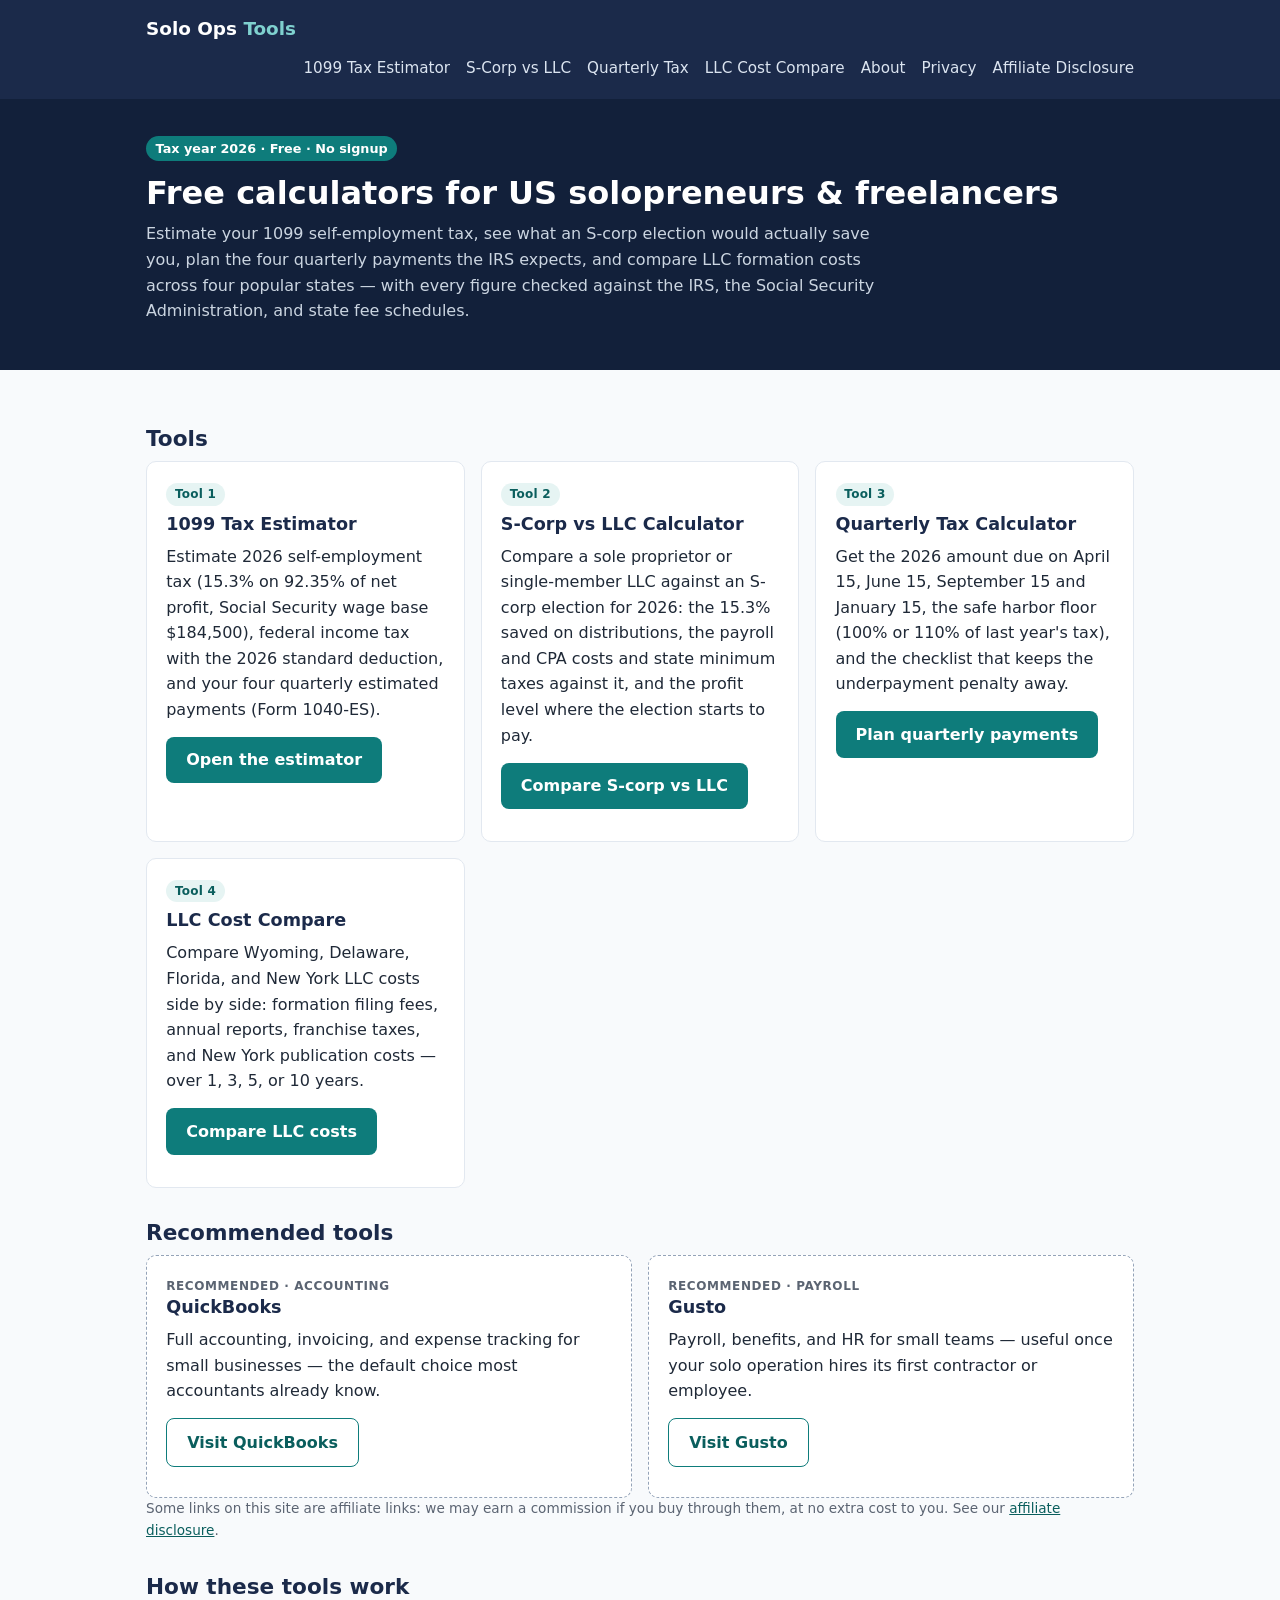
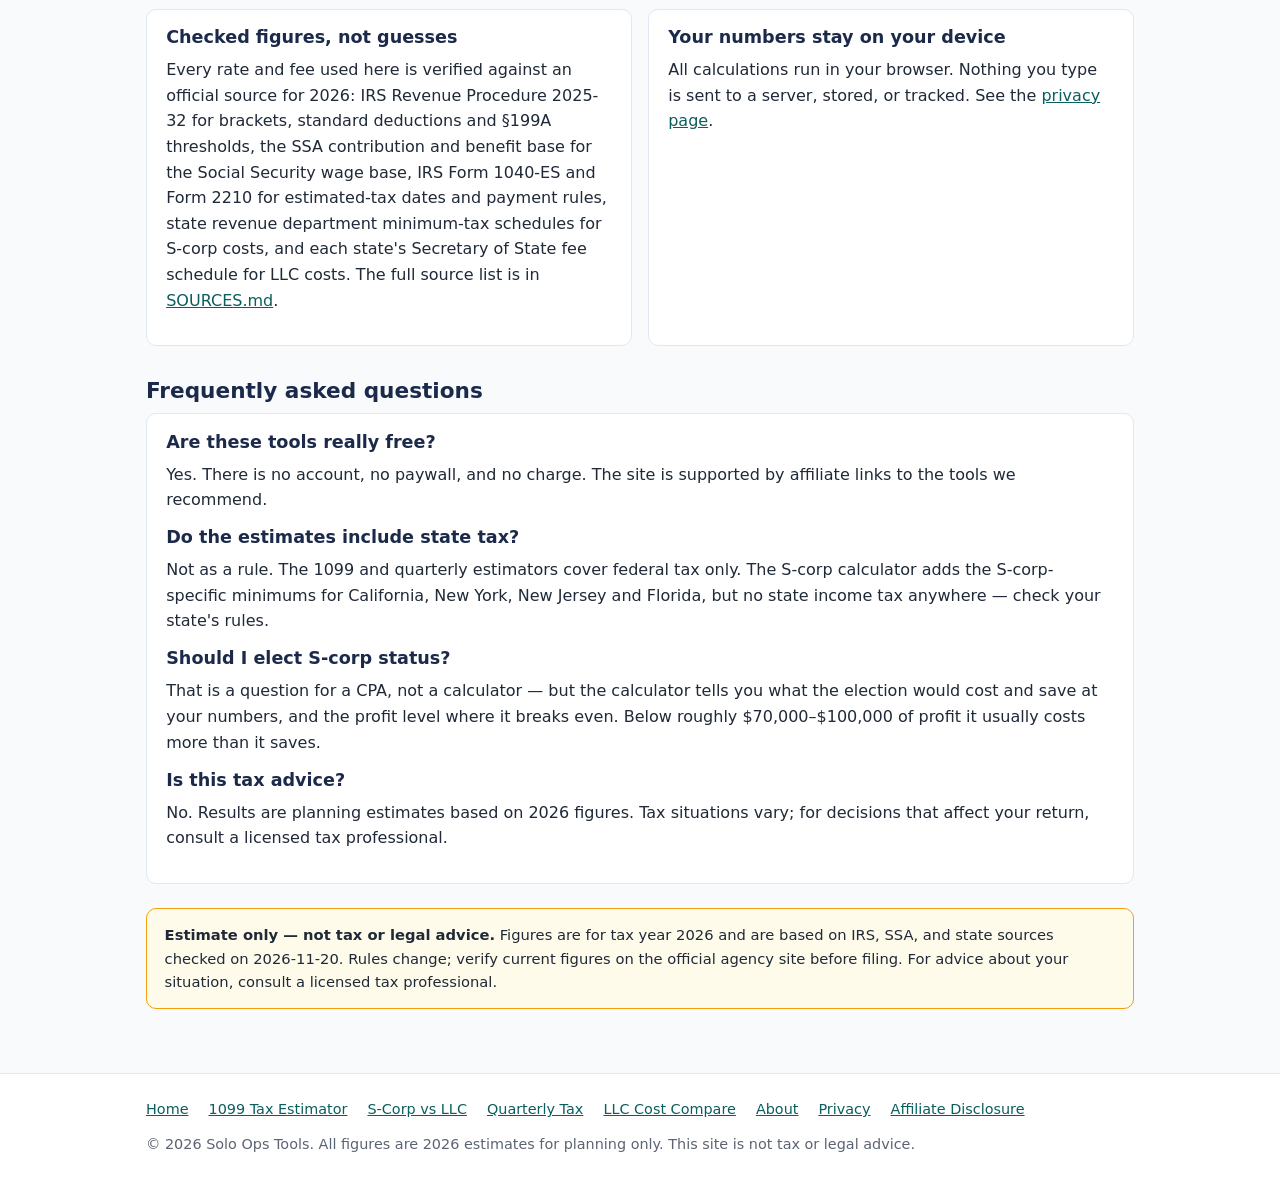
<file: index.html>
<!DOCTYPE html>
<html lang="en">
<head>
<meta charset="utf-8">
<meta name="viewport" content="width=device-width, initial-scale=1">
<title>Solo Ops Tools — Free Calculators for US Freelancers &amp; Solo Founders</title>
<meta name="description" content="Free, no-signup calculators for US solopreneurs and freelancers: 2026 1099 self-employment tax, S-corp vs LLC self-employment tax savings, quarterly estimated payments with the safe harbor rule, and LLC formation cost comparison (WY, DE, FL, NY). Figures checked against IRS, SSA, and state fee schedules.">
<link rel="stylesheet" href="styles.css">
</head>
<body>
<header class="site-header">
  <div class="wrap">
    <a class="brand" href="index.html">Solo Ops <span>Tools</span></a>
    <nav class="site-nav" aria-label="Main navigation">
      <a href="1099-tax-estimator.html">1099 Tax Estimator</a>
      <a href="scorp-vs-llc.html">S-Corp vs LLC</a>
      <a href="quarterly-tax-calculator.html">Quarterly Tax</a>
      <a href="llc-cost-compare.html">LLC Cost Compare</a>
      <a href="about.html">About</a>
      <a href="privacy.html">Privacy</a>
      <a href="affiliate-disclosure.html">Affiliate Disclosure</a>
    </nav>
  </div>
</header>

<section class="hero">
  <div class="wrap">
    <span class="tag">Tax year 2026 · Free · No signup</span>
    <h1>Free calculators for US solopreneurs &amp; freelancers</h1>
    <p>Estimate your 1099 self-employment tax, see what an S-corp election would actually save you, plan the four quarterly payments the IRS expects, and compare LLC formation costs across four popular states — with every figure checked against the IRS, the Social Security Administration, and state fee schedules.</p>
  </div>
</section>

<main>
  <div class="wrap">
    <h2>Tools</h2>
    <div class="grid two">
      <article class="card tool-card">
        <span class="badge">Tool 1</span>
        <h3><a href="1099-tax-estimator.html">1099 Tax Estimator</a></h3>
        <p>Estimate 2026 self-employment tax (15.3% on 92.35% of net profit, Social Security wage base $184,500), federal income tax with the 2026 standard deduction, and your four quarterly estimated payments (Form 1040-ES).</p>
        <p><a class="btn" href="1099-tax-estimator.html">Open the estimator</a></p>
      </article>
      <article class="card tool-card">
        <span class="badge">Tool 2</span>
        <h3><a href="scorp-vs-llc.html">S-Corp vs LLC Calculator</a></h3>
        <p>Compare a sole proprietor or single-member LLC against an S-corp election for 2026: the 15.3% saved on distributions, the payroll and CPA costs and state minimum taxes against it, and the profit level where the election starts to pay.</p>
        <p><a class="btn" href="scorp-vs-llc.html">Compare S-corp vs LLC</a></p>
      </article>
      <article class="card tool-card">
        <span class="badge">Tool 3</span>
        <h3><a href="quarterly-tax-calculator.html">Quarterly Tax Calculator</a></h3>
        <p>Get the 2026 amount due on April 15, June 15, September 15 and January 15, the safe harbor floor (100% or 110% of last year's tax), and the checklist that keeps the underpayment penalty away.</p>
        <p><a class="btn" href="quarterly-tax-calculator.html">Plan quarterly payments</a></p>
      </article>
      <article class="card tool-card">
        <span class="badge">Tool 4</span>
        <h3><a href="llc-cost-compare.html">LLC Cost Compare</a></h3>
        <p>Compare Wyoming, Delaware, Florida, and New York LLC costs side by side: formation filing fees, annual reports, franchise taxes, and New York publication costs — over 1, 3, 5, or 10 years.</p>
        <p><a class="btn" href="llc-cost-compare.html">Compare LLC costs</a></p>
      </article>
    </div>

    <h2>Recommended tools</h2>
    <div class="grid two">
      <!-- Affiliate slot 1 of 2 on this page.
           data-affiliate-slot marks a partner outlink slot. No affiliate ID is
           attached yet; insert the partner ID at deploy time. Outlink goes to
           the vendor's official homepage. -->
      <article class="card affiliate-slot" data-affiliate-slot="hub-hero-quickbooks">
        <span class="slot-label">Recommended · Accounting</span>
        <h3>QuickBooks</h3>
        <p>Full accounting, invoicing, and expense tracking for small businesses — the default choice most accountants already know.</p>
        <p><a class="btn secondary" href="https://quickbooks.intuit.com/" target="_blank" rel="sponsored noopener">Visit QuickBooks</a></p>
      </article>
      <!-- Affiliate slot 2 of 2 on this page. See comment above. -->
      <article class="card affiliate-slot" data-affiliate-slot="hub-mid-gusto">
        <span class="slot-label">Recommended · Payroll</span>
        <h3>Gusto</h3>
        <p>Payroll, benefits, and HR for small teams — useful once your solo operation hires its first contractor or employee.</p>
        <p><a class="btn secondary" href="https://gusto.com/" target="_blank" rel="sponsored noopener">Visit Gusto</a></p>
      </article>
    </div>
    <p class="fine">Some links on this site are affiliate links: we may earn a commission if you buy through them, at no extra cost to you. See our <a href="affiliate-disclosure.html">affiliate disclosure</a>.</p>

    <h2>How these tools work</h2>
    <div class="grid two">
      <div class="card">
        <h3>Checked figures, not guesses</h3>
        <p>Every rate and fee used here is verified against an official source for 2026: IRS Revenue Procedure 2025-32 for brackets, standard deductions and §199A thresholds, the SSA contribution and benefit base for the Social Security wage base, IRS Form 1040-ES and Form 2210 for estimated-tax dates and payment rules, state revenue department minimum-tax schedules for S-corp costs, and each state's Secretary of State fee schedule for LLC costs. The full source list is in <a href="SOURCES.md">SOURCES.md</a>.</p>
      </div>
      <div class="card">
        <h3>Your numbers stay on your device</h3>
        <p>All calculations run in your browser. Nothing you type is sent to a server, stored, or tracked. See the <a href="privacy.html">privacy page</a>.</p>
      </div>
    </div>

    <h2>Frequently asked questions</h2>
    <div class="card">
      <h3>Are these tools really free?</h3>
      <p>Yes. There is no account, no paywall, and no charge. The site is supported by affiliate links to the tools we recommend.</p>
      <h3>Do the estimates include state tax?</h3>
      <p>Not as a rule. The 1099 and quarterly estimators cover federal tax only. The S-corp calculator adds the S-corp-specific minimums for California, New York, New Jersey and Florida, but no state income tax anywhere — check your state's rules.</p>
      <h3>Should I elect S-corp status?</h3>
      <p>That is a question for a CPA, not a calculator — but the calculator tells you what the election would cost and save at your numbers, and the profit level where it breaks even. Below roughly $70,000–$100,000 of profit it usually costs more than it saves.</p>
      <h3>Is this tax advice?</h3>
      <p>No. Results are planning estimates based on 2026 figures. Tax situations vary; for decisions that affect your return, consult a licensed tax professional.</p>
    </div>

    <div class="disclaimer">
      <strong>Estimate only — not tax or legal advice.</strong> Figures are for tax year 2026 and are based on IRS, SSA, and state sources checked on 2026-11-20. Rules change; verify current figures on the official agency site before filing. For advice about your situation, consult a licensed tax professional.
    </div>
  </div>
</main>

<footer class="site-footer">
  <div class="wrap">
    <nav aria-label="Footer navigation">
      <a href="index.html">Home</a>
      <a href="1099-tax-estimator.html">1099 Tax Estimator</a>
      <a href="scorp-vs-llc.html">S-Corp vs LLC</a>
      <a href="quarterly-tax-calculator.html">Quarterly Tax</a>
      <a href="llc-cost-compare.html">LLC Cost Compare</a>
      <a href="about.html">About</a>
      <a href="privacy.html">Privacy</a>
      <a href="affiliate-disclosure.html">Affiliate Disclosure</a>
    </nav>
    <p>© 2026 Solo Ops Tools. All figures are 2026 estimates for planning only. This site is not tax or legal advice.</p>
  </div>
</footer>
</body>
</html>
</file>
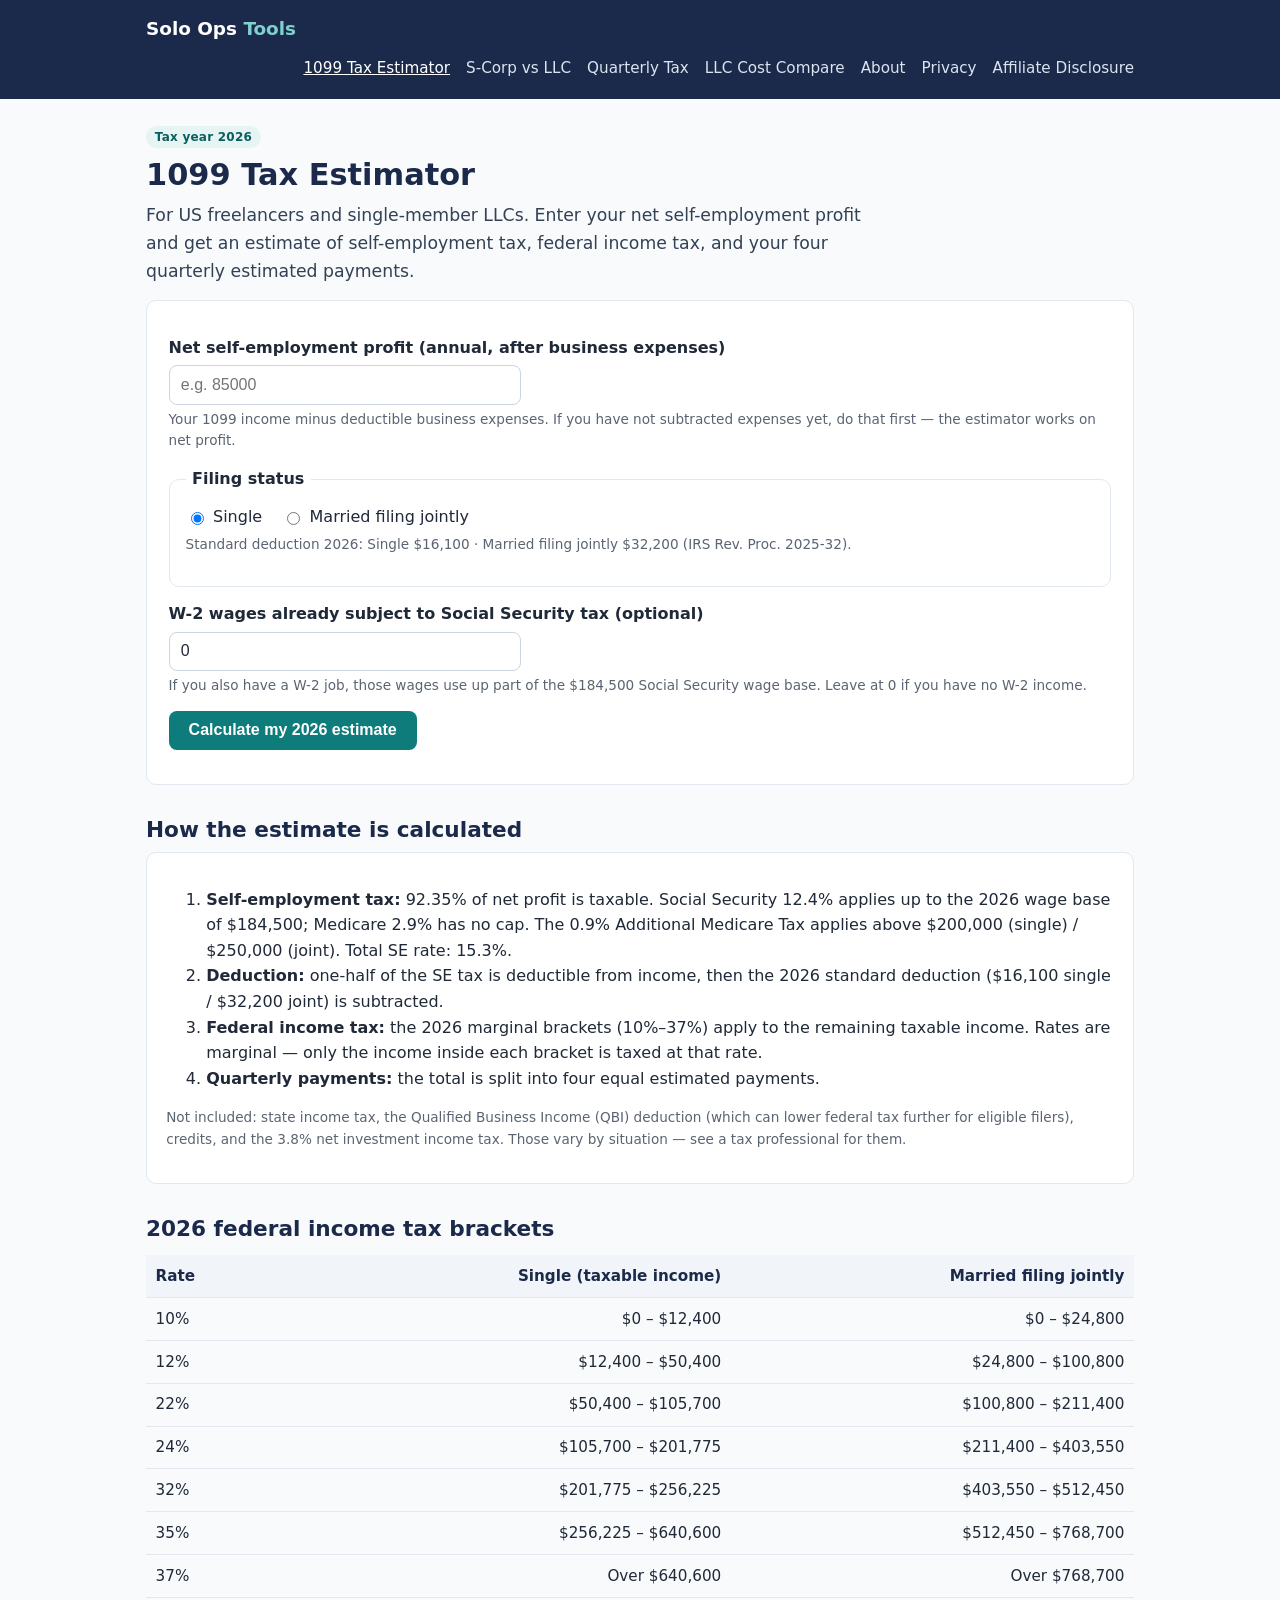
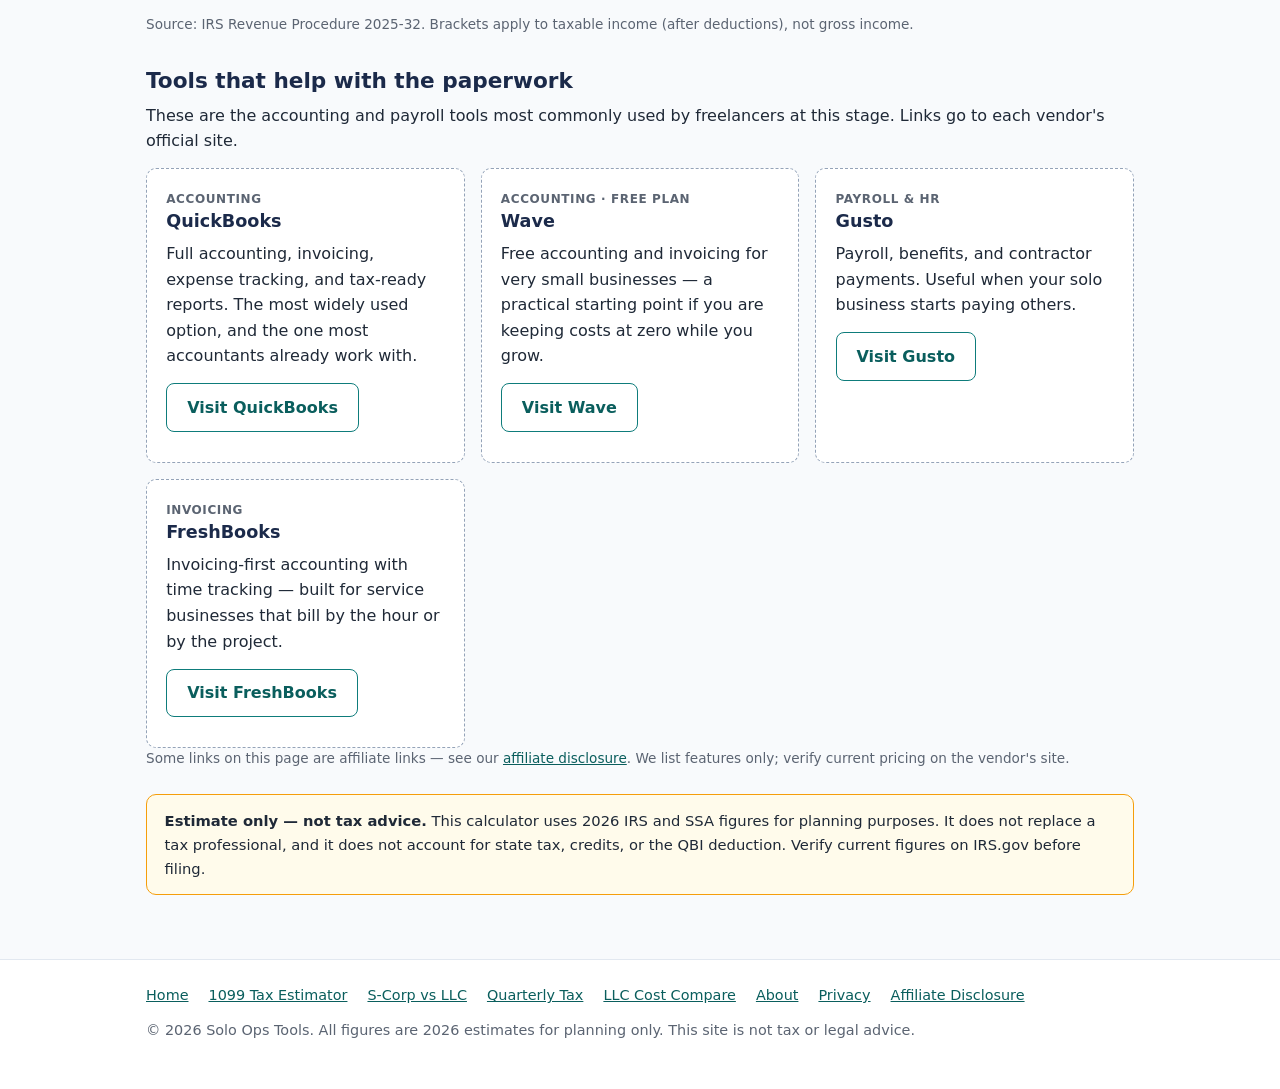
<file: 1099-tax-estimator.html>
<!DOCTYPE html>
<html lang="en">
<head>
<meta charset="utf-8">
<meta name="viewport" content="width=device-width, initial-scale=1">
<title>1099 Tax Estimator 2026 — Self-Employment &amp; Federal Income Tax | Solo Ops Tools</title>
<meta name="description" content="Estimate 2026 self-employment tax (15.3% SE tax, $184,500 Social Security wage base) and federal income tax for 1099 freelancers, plus quarterly estimated payments (Form 1040-ES). Free, no signup.">
<link rel="stylesheet" href="styles.css">
</head>
<body>
<header class="site-header">
  <div class="wrap">
    <a class="brand" href="index.html">Solo Ops <span>Tools</span></a>
    <nav class="site-nav" aria-label="Main navigation">
      <a href="1099-tax-estimator.html" aria-current="page">1099 Tax Estimator</a>
      <a href="scorp-vs-llc.html">S-Corp vs LLC</a>
      <a href="quarterly-tax-calculator.html">Quarterly Tax</a>
      <a href="llc-cost-compare.html">LLC Cost Compare</a>
      <a href="about.html">About</a>
      <a href="privacy.html">Privacy</a>
      <a href="affiliate-disclosure.html">Affiliate Disclosure</a>
    </nav>
  </div>
</header>

<main>
  <div class="wrap">
    <span class="badge">Tax year 2026</span>
    <h1>1099 Tax Estimator</h1>
    <p class="lede">For US freelancers and single-member LLCs. Enter your net self-employment profit and get an estimate of self-employment tax, federal income tax, and your four quarterly estimated payments.</p>

    <form id="tax-form" class="calc-form" novalidate>
      <label for="net-profit">Net self-employment profit (annual, after business expenses)</label>
      <input type="number" id="net-profit" min="0" step="100" inputmode="decimal" placeholder="e.g. 85000" required>
      <p class="hint">Your 1099 income minus deductible business expenses. If you have not subtracted expenses yet, do that first — the estimator works on net profit.</p>

      <fieldset>
        <legend>Filing status</legend>
        <div class="radio-row">
          <label><input type="radio" name="filing-status" value="single" checked> Single</label>
          <label><input type="radio" name="filing-status" value="mfj"> Married filing jointly</label>
        </div>
        <p class="hint">Standard deduction 2026: Single $16,100 · Married filing jointly $32,200 (IRS Rev. Proc. 2025-32).</p>
      </fieldset>

      <label for="w2-wages">W-2 wages already subject to Social Security tax (optional)</label>
      <input type="number" id="w2-wages" min="0" step="100" inputmode="decimal" placeholder="0" value="0">
      <p class="hint">If you also have a W-2 job, those wages use up part of the $184,500 Social Security wage base. Leave at 0 if you have no W-2 income.</p>

      <p><button class="btn" type="submit">Calculate my 2026 estimate</button></p>
      <p id="tax-error" class="fine" role="alert" style="color:#b91c1c;"></p>
    </form>

    <section id="tax-results" class="results" aria-live="polite">
      <h2>Your 2026 estimate</h2>
      <div class="result-grid">
        <div class="stat"><div class="k">Total estimated tax</div><div class="v" id="r-total">—</div></div>
        <div class="stat"><div class="k">Effective rate</div><div class="v" id="r-effective">—</div></div>
        <div class="stat"><div class="k">Quarterly payment</div><div class="v" id="r-quarterly">—</div></div>
      </div>
      <table>
        <thead><tr><th>Item</th><th class="num">Amount</th></tr></thead>
        <tbody>
          <tr><td>Self-employment tax (15.3% on 92.35% of net profit)</td><td class="num" id="r-se">—</td></tr>
          <tr><td>&nbsp;&nbsp;of which: Social Security 12.4% (up to the $184,500 wage base)</td><td class="num" id="r-ss">—</td></tr>
          <tr><td>&nbsp;&nbsp;of which: Medicare 2.9% (no cap)</td><td class="num" id="r-med">—</td></tr>
          <tr><td>&nbsp;&nbsp;of which: Additional Medicare 0.9% (over $200,000 single / $250,000 joint)</td><td class="num" id="r-addl">—</td></tr>
          <tr><td>One-half of SE tax (deductible from income)</td><td class="num" id="r-half">—</td></tr>
          <tr><td>Federal taxable income (after ½ SE tax + standard deduction)</td><td class="num" id="r-taxable">—</td></tr>
          <tr><td>Federal income tax (2026 marginal brackets)</td><td class="num" id="r-fed">—</td></tr>
        </tbody>
      </table>

      <h3>Quarterly estimated payments (Form 1040-ES)</h3>
      <table>
        <thead><tr><th>Payment</th><th>Due date</th><th class="num">Amount</th></tr></thead>
        <tbody id="r-schedule"></tbody>
      </table>
      <p class="fine">You may skip the January 15, 2027 payment if you file your 2026 return and pay the full balance by February 1, 2027. Due dates per IRS Form 1040-ES (2026).</p>
    </section>

    <h2>How the estimate is calculated</h2>
    <div class="card">
      <ol>
        <li><strong>Self-employment tax:</strong> 92.35% of net profit is taxable. Social Security 12.4% applies up to the 2026 wage base of $184,500; Medicare 2.9% has no cap. The 0.9% Additional Medicare Tax applies above $200,000 (single) / $250,000 (joint). Total SE rate: 15.3%.</li>
        <li><strong>Deduction:</strong> one-half of the SE tax is deductible from income, then the 2026 standard deduction ($16,100 single / $32,200 joint) is subtracted.</li>
        <li><strong>Federal income tax:</strong> the 2026 marginal brackets (10%–37%) apply to the remaining taxable income. Rates are marginal — only the income inside each bracket is taxed at that rate.</li>
        <li><strong>Quarterly payments:</strong> the total is split into four equal estimated payments.</li>
      </ol>
      <p class="fine">Not included: state income tax, the Qualified Business Income (QBI) deduction (which can lower federal tax further for eligible filers), credits, and the 3.8% net investment income tax. Those vary by situation — see a tax professional for them.</p>
    </div>

    <h2>2026 federal income tax brackets</h2>
    <table>
      <thead><tr><th>Rate</th><th class="num">Single (taxable income)</th><th class="num">Married filing jointly</th></tr></thead>
      <tbody>
        <tr><td>10%</td><td class="num">$0 – $12,400</td><td class="num">$0 – $24,800</td></tr>
        <tr><td>12%</td><td class="num">$12,400 – $50,400</td><td class="num">$24,800 – $100,800</td></tr>
        <tr><td>22%</td><td class="num">$50,400 – $105,700</td><td class="num">$100,800 – $211,400</td></tr>
        <tr><td>24%</td><td class="num">$105,700 – $201,775</td><td class="num">$211,400 – $403,550</td></tr>
        <tr><td>32%</td><td class="num">$201,775 – $256,225</td><td class="num">$403,550 – $512,450</td></tr>
        <tr><td>35%</td><td class="num">$256,225 – $640,600</td><td class="num">$512,450 – $768,700</td></tr>
        <tr><td>37%</td><td class="num">Over $640,600</td><td class="num">Over $768,700</td></tr>
      </tbody>
    </table>
    <p class="fine">Source: IRS Revenue Procedure 2025-32. Brackets apply to taxable income (after deductions), not gross income.</p>

    <h2>Tools that help with the paperwork</h2>
    <p>These are the accounting and payroll tools most commonly used by freelancers at this stage. Links go to each vendor's official site.</p>
    <div class="grid two">
      <!-- Comparison cards. data-affiliate-slot marks partner outlink slots.
           No affiliate ID is attached yet; insert the partner ID at deploy time. -->
      <article class="card affiliate-slot" data-affiliate-slot="tax-quickbooks">
        <span class="slot-label">Accounting</span>
        <h3>QuickBooks</h3>
        <p>Full accounting, invoicing, expense tracking, and tax-ready reports. The most widely used option, and the one most accountants already work with.</p>
        <p><a class="btn secondary" href="https://quickbooks.intuit.com/" target="_blank" rel="sponsored noopener">Visit QuickBooks</a></p>
      </article>
      <article class="card affiliate-slot" data-affiliate-slot="tax-wave">
        <span class="slot-label">Accounting · Free plan</span>
        <h3>Wave</h3>
        <p>Free accounting and invoicing for very small businesses — a practical starting point if you are keeping costs at zero while you grow.</p>
        <p><a class="btn secondary" href="https://www.waveapps.com/" target="_blank" rel="sponsored noopener">Visit Wave</a></p>
      </article>
      <article class="card affiliate-slot" data-affiliate-slot="tax-gusto">
        <span class="slot-label">Payroll &amp; HR</span>
        <h3>Gusto</h3>
        <p>Payroll, benefits, and contractor payments. Useful when your solo business starts paying others.</p>
        <p><a class="btn secondary" href="https://gusto.com/" target="_blank" rel="sponsored noopener">Visit Gusto</a></p>
      </article>
      <article class="card affiliate-slot" data-affiliate-slot="tax-freshbooks">
        <span class="slot-label">Invoicing</span>
        <h3>FreshBooks</h3>
        <p>Invoicing-first accounting with time tracking — built for service businesses that bill by the hour or by the project.</p>
        <p><a class="btn secondary" href="https://www.freshbooks.com/" target="_blank" rel="sponsored noopener">Visit FreshBooks</a></p>
      </article>
    </div>
    <p class="fine">Some links on this page are affiliate links — see our <a href="affiliate-disclosure.html">affiliate disclosure</a>. We list features only; verify current pricing on the vendor's site.</p>

    <div class="disclaimer">
      <strong>Estimate only — not tax advice.</strong> This calculator uses 2026 IRS and SSA figures for planning purposes. It does not replace a tax professional, and it does not account for state tax, credits, or the QBI deduction. Verify current figures on IRS.gov before filing.
    </div>
  </div>
</main>

<footer class="site-footer">
  <div class="wrap">
    <nav aria-label="Footer navigation">
      <a href="index.html">Home</a>
      <a href="1099-tax-estimator.html">1099 Tax Estimator</a>
      <a href="scorp-vs-llc.html">S-Corp vs LLC</a>
      <a href="quarterly-tax-calculator.html">Quarterly Tax</a>
      <a href="llc-cost-compare.html">LLC Cost Compare</a>
      <a href="about.html">About</a>
      <a href="privacy.html">Privacy</a>
      <a href="affiliate-disclosure.html">Affiliate Disclosure</a>
    </nav>
    <p>© 2026 Solo Ops Tools. All figures are 2026 estimates for planning only. This site is not tax or legal advice.</p>
  </div>
</footer>
<script src="assets/tax-estimator.js"></script>
</body>
</html>
</file>
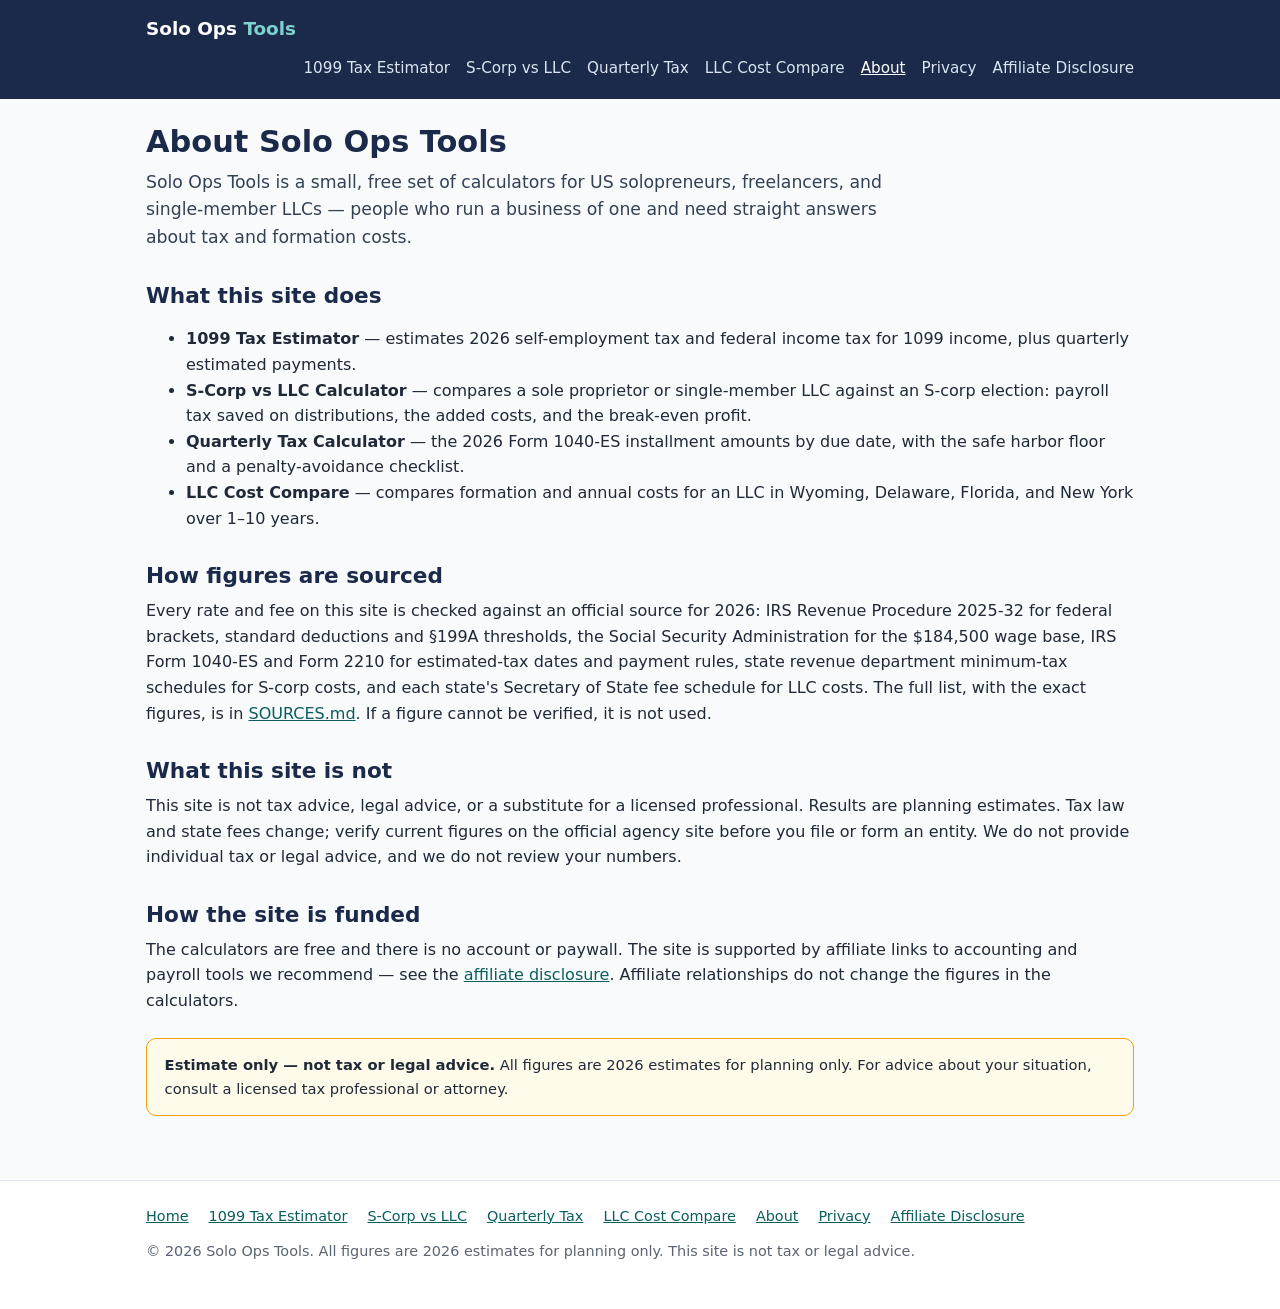
<file: about.html>
<!DOCTYPE html>
<html lang="en">
<head>
<meta charset="utf-8">
<meta name="viewport" content="width=device-width, initial-scale=1">
<title>About — Solo Ops Tools</title>
<meta name="description" content="About Solo Ops Tools: free calculators for US solopreneurs and freelancers, with figures checked against IRS, SSA, and state sources.">
<link rel="stylesheet" href="styles.css">
</head>
<body>
<header class="site-header">
  <div class="wrap">
    <a class="brand" href="index.html">Solo Ops <span>Tools</span></a>
    <nav class="site-nav" aria-label="Main navigation">
      <a href="1099-tax-estimator.html">1099 Tax Estimator</a>
      <a href="scorp-vs-llc.html">S-Corp vs LLC</a>
      <a href="quarterly-tax-calculator.html">Quarterly Tax</a>
      <a href="llc-cost-compare.html">LLC Cost Compare</a>
      <a href="about.html" aria-current="page">About</a>
      <a href="privacy.html">Privacy</a>
      <a href="affiliate-disclosure.html">Affiliate Disclosure</a>
    </nav>
  </div>
</header>

<main>
  <div class="wrap">
    <h1>About Solo Ops Tools</h1>
    <p class="lede">Solo Ops Tools is a small, free set of calculators for US solopreneurs, freelancers, and single-member LLCs — people who run a business of one and need straight answers about tax and formation costs.</p>

    <h2>What this site does</h2>
    <ul>
      <li><strong>1099 Tax Estimator</strong> — estimates 2026 self-employment tax and federal income tax for 1099 income, plus quarterly estimated payments.</li>
      <li><strong>S-Corp vs LLC Calculator</strong> — compares a sole proprietor or single-member LLC against an S-corp election: payroll tax saved on distributions, the added costs, and the break-even profit.</li>
      <li><strong>Quarterly Tax Calculator</strong> — the 2026 Form 1040-ES installment amounts by due date, with the safe harbor floor and a penalty-avoidance checklist.</li>
      <li><strong>LLC Cost Compare</strong> — compares formation and annual costs for an LLC in Wyoming, Delaware, Florida, and New York over 1–10 years.</li>
    </ul>

    <h2>How figures are sourced</h2>
    <p>Every rate and fee on this site is checked against an official source for 2026: IRS Revenue Procedure 2025-32 for federal brackets, standard deductions and §199A thresholds, the Social Security Administration for the $184,500 wage base, IRS Form 1040-ES and Form 2210 for estimated-tax dates and payment rules, state revenue department minimum-tax schedules for S-corp costs, and each state's Secretary of State fee schedule for LLC costs. The full list, with the exact figures, is in <a href="SOURCES.md">SOURCES.md</a>. If a figure cannot be verified, it is not used.</p>

    <h2>What this site is not</h2>
    <p>This site is not tax advice, legal advice, or a substitute for a licensed professional. Results are planning estimates. Tax law and state fees change; verify current figures on the official agency site before you file or form an entity. We do not provide individual tax or legal advice, and we do not review your numbers.</p>

    <h2>How the site is funded</h2>
    <p>The calculators are free and there is no account or paywall. The site is supported by affiliate links to accounting and payroll tools we recommend — see the <a href="affiliate-disclosure.html">affiliate disclosure</a>. Affiliate relationships do not change the figures in the calculators.</p>

    <div class="disclaimer">
      <strong>Estimate only — not tax or legal advice.</strong> All figures are 2026 estimates for planning only. For advice about your situation, consult a licensed tax professional or attorney.
    </div>
  </div>
</main>

<footer class="site-footer">
  <div class="wrap">
    <nav aria-label="Footer navigation">
      <a href="index.html">Home</a>
      <a href="1099-tax-estimator.html">1099 Tax Estimator</a>
      <a href="scorp-vs-llc.html">S-Corp vs LLC</a>
      <a href="quarterly-tax-calculator.html">Quarterly Tax</a>
      <a href="llc-cost-compare.html">LLC Cost Compare</a>
      <a href="about.html">About</a>
      <a href="privacy.html">Privacy</a>
      <a href="affiliate-disclosure.html">Affiliate Disclosure</a>
    </nav>
    <p>© 2026 Solo Ops Tools. All figures are 2026 estimates for planning only. This site is not tax or legal advice.</p>
  </div>
</footer>
</body>
</html>
</file>
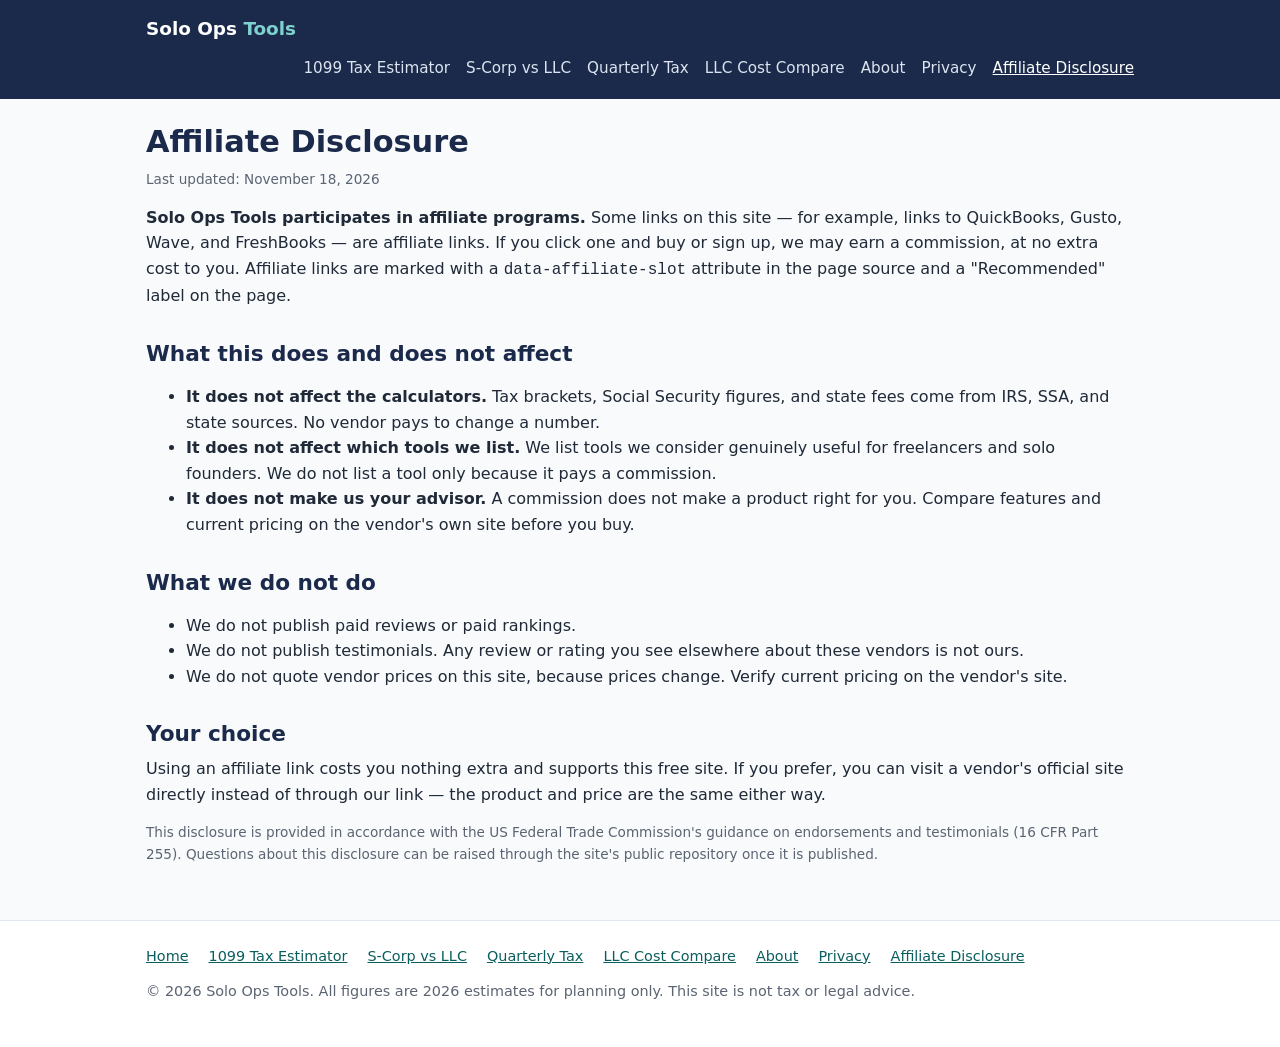
<file: affiliate-disclosure.html>
<!DOCTYPE html>
<html lang="en">
<head>
<meta charset="utf-8">
<meta name="viewport" content="width=device-width, initial-scale=1">
<title>Affiliate Disclosure — Solo Ops Tools</title>
<meta name="description" content="Affiliate disclosure for Solo Ops Tools: how affiliate links work, what we earn, and what it does and does not affect. FTC-compliant disclosure.">
<link rel="stylesheet" href="styles.css">
</head>
<body>
<header class="site-header">
  <div class="wrap">
    <a class="brand" href="index.html">Solo Ops <span>Tools</span></a>
    <nav class="site-nav" aria-label="Main navigation">
      <a href="1099-tax-estimator.html">1099 Tax Estimator</a>
      <a href="scorp-vs-llc.html">S-Corp vs LLC</a>
      <a href="quarterly-tax-calculator.html">Quarterly Tax</a>
      <a href="llc-cost-compare.html">LLC Cost Compare</a>
      <a href="about.html">About</a>
      <a href="privacy.html">Privacy</a>
      <a href="affiliate-disclosure.html" aria-current="page">Affiliate Disclosure</a>
    </nav>
  </div>
</header>

<main>
  <div class="wrap">
    <h1>Affiliate Disclosure</h1>
    <p class="fine">Last updated: November 18, 2026</p>

    <p><strong>Solo Ops Tools participates in affiliate programs.</strong> Some links on this site — for example, links to QuickBooks, Gusto, Wave, and FreshBooks — are affiliate links. If you click one and buy or sign up, we may earn a commission, at no extra cost to you. Affiliate links are marked with a <code>data-affiliate-slot</code> attribute in the page source and a "Recommended" label on the page.</p>

    <h2>What this does and does not affect</h2>
    <ul>
      <li><strong>It does not affect the calculators.</strong> Tax brackets, Social Security figures, and state fees come from IRS, SSA, and state sources. No vendor pays to change a number.</li>
      <li><strong>It does not affect which tools we list.</strong> We list tools we consider genuinely useful for freelancers and solo founders. We do not list a tool only because it pays a commission.</li>
      <li><strong>It does not make us your advisor.</strong> A commission does not make a product right for you. Compare features and current pricing on the vendor's own site before you buy.</li>
    </ul>

    <h2>What we do not do</h2>
    <ul>
      <li>We do not publish paid reviews or paid rankings.</li>
      <li>We do not publish testimonials. Any review or rating you see elsewhere about these vendors is not ours.</li>
      <li>We do not quote vendor prices on this site, because prices change. Verify current pricing on the vendor's site.</li>
    </ul>

    <h2>Your choice</h2>
    <p>Using an affiliate link costs you nothing extra and supports this free site. If you prefer, you can visit a vendor's official site directly instead of through our link — the product and price are the same either way.</p>

    <p class="fine">This disclosure is provided in accordance with the US Federal Trade Commission's guidance on endorsements and testimonials (16 CFR Part 255). Questions about this disclosure can be raised through the site's public repository once it is published.</p>
  </div>
</main>

<footer class="site-footer">
  <div class="wrap">
    <nav aria-label="Footer navigation">
      <a href="index.html">Home</a>
      <a href="1099-tax-estimator.html">1099 Tax Estimator</a>
      <a href="scorp-vs-llc.html">S-Corp vs LLC</a>
      <a href="quarterly-tax-calculator.html">Quarterly Tax</a>
      <a href="llc-cost-compare.html">LLC Cost Compare</a>
      <a href="about.html">About</a>
      <a href="privacy.html">Privacy</a>
      <a href="affiliate-disclosure.html">Affiliate Disclosure</a>
    </nav>
    <p>© 2026 Solo Ops Tools. All figures are 2026 estimates for planning only. This site is not tax or legal advice.</p>
  </div>
</footer>
</body>
</html>
</file>
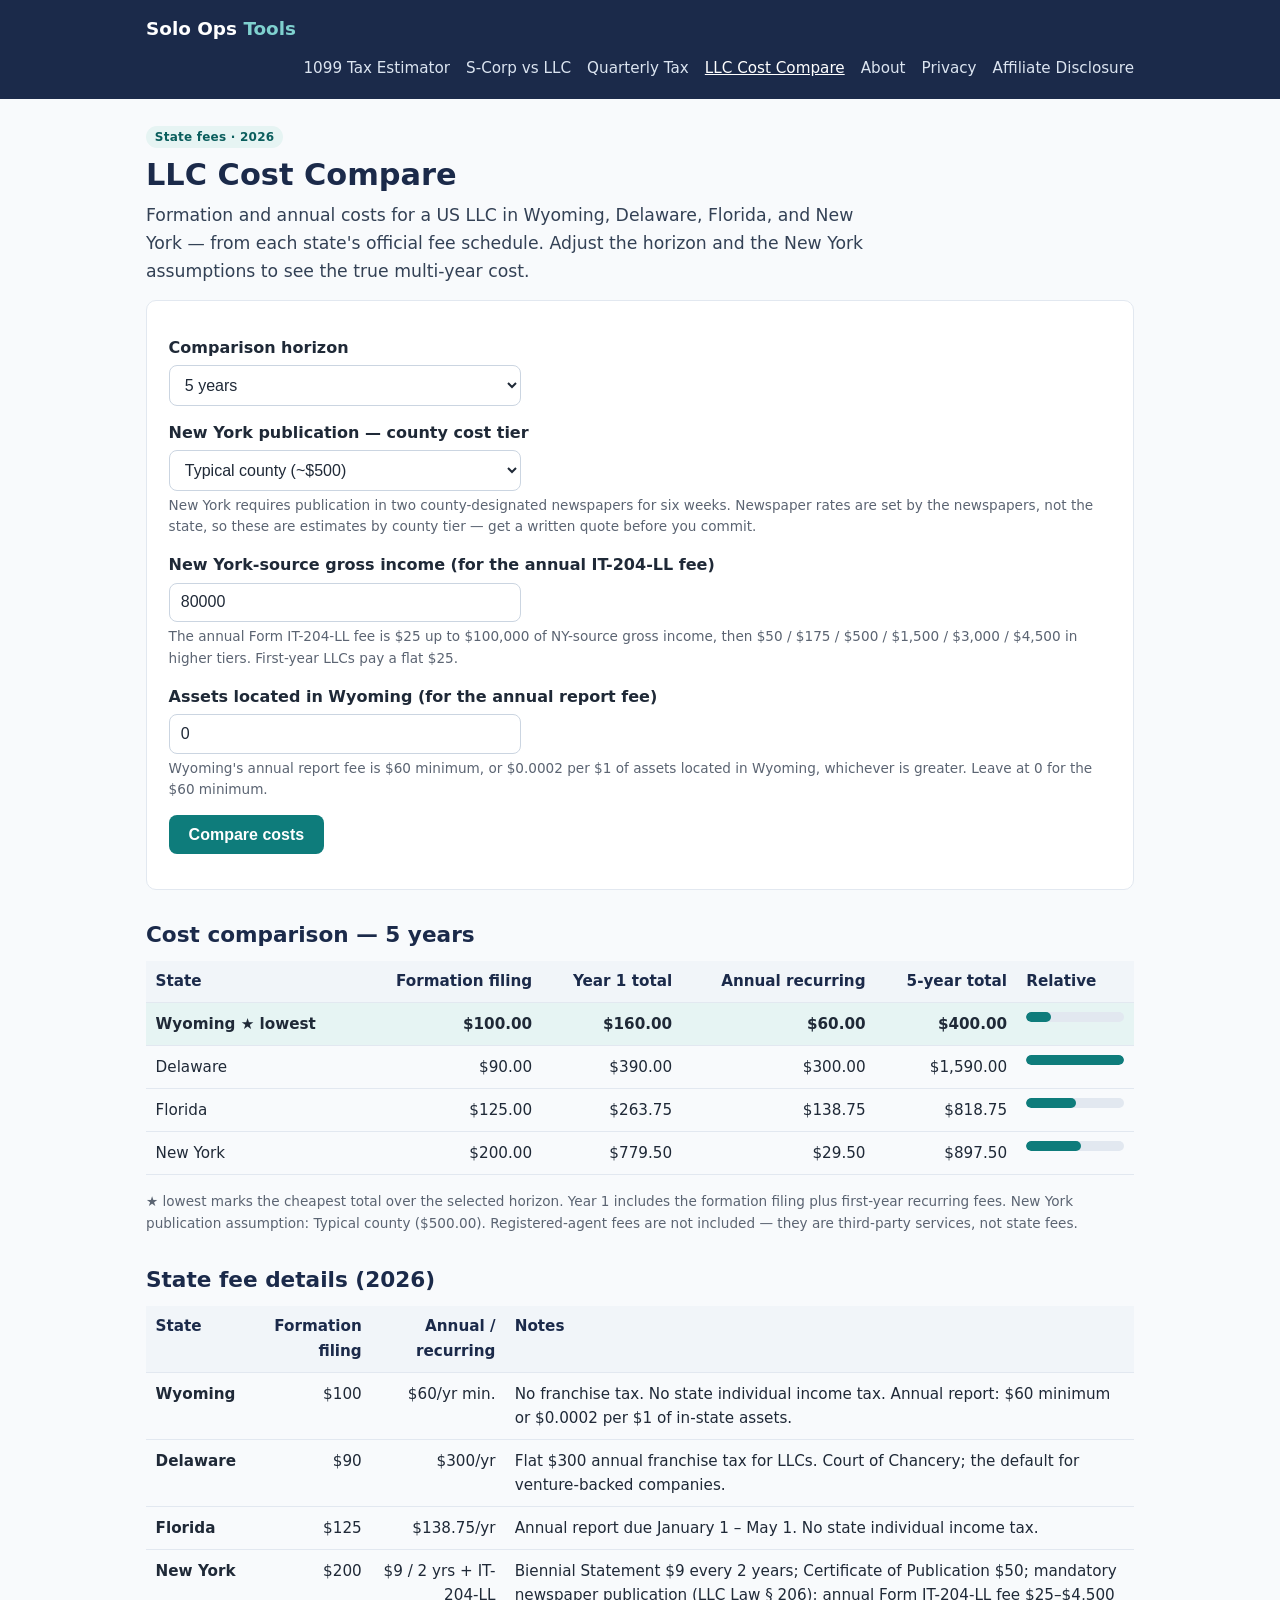
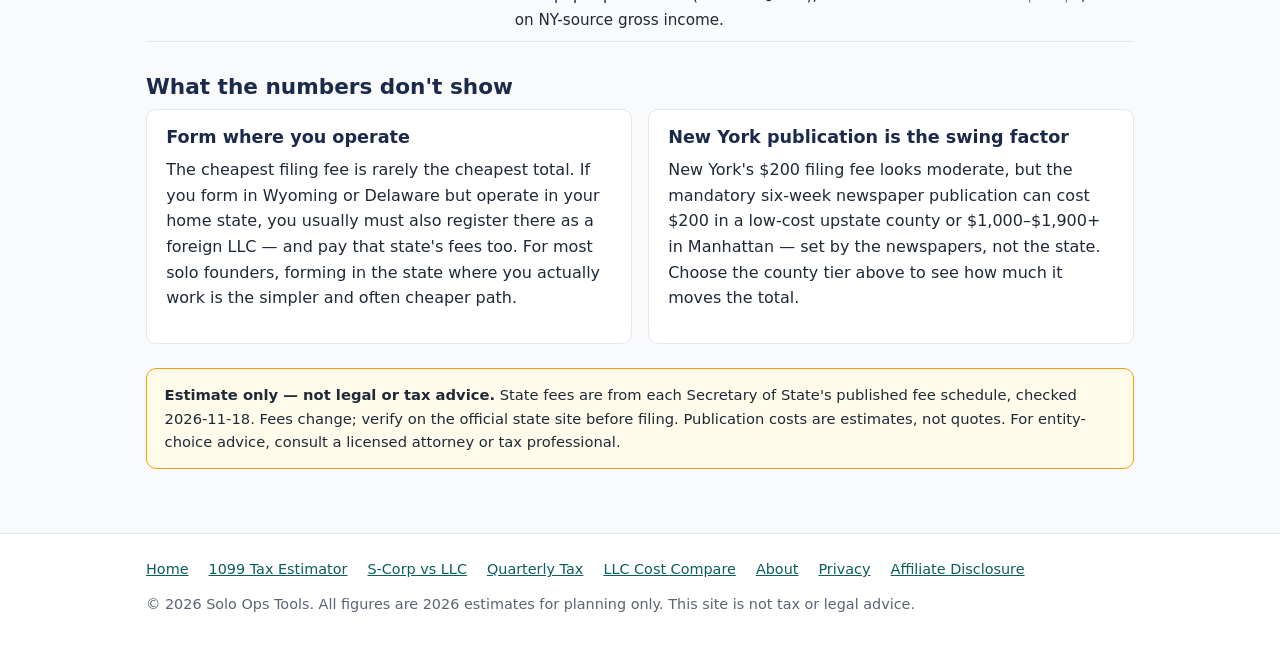
<file: llc-cost-compare.html>
<!DOCTYPE html>
<html lang="en">
<head>
<meta charset="utf-8">
<meta name="viewport" content="width=device-width, initial-scale=1">
<title>LLC Cost Compare 2026 — Wyoming vs Delaware vs Florida vs New York | Solo Ops Tools</title>
<meta name="description" content="Compare 2026 LLC formation and annual costs in Wyoming, Delaware, Florida, and New York: filing fees, annual reports, franchise taxes, and NY publication costs. Free, no signup.">
<link rel="stylesheet" href="styles.css">
</head>
<body>
<header class="site-header">
  <div class="wrap">
    <a class="brand" href="index.html">Solo Ops <span>Tools</span></a>
    <nav class="site-nav" aria-label="Main navigation">
      <a href="1099-tax-estimator.html">1099 Tax Estimator</a>
      <a href="scorp-vs-llc.html">S-Corp vs LLC</a>
      <a href="quarterly-tax-calculator.html">Quarterly Tax</a>
      <a href="llc-cost-compare.html" aria-current="page">LLC Cost Compare</a>
      <a href="about.html">About</a>
      <a href="privacy.html">Privacy</a>
      <a href="affiliate-disclosure.html">Affiliate Disclosure</a>
    </nav>
  </div>
</header>

<main>
  <div class="wrap">
    <span class="badge">State fees · 2026</span>
    <h1>LLC Cost Compare</h1>
    <p class="lede">Formation and annual costs for a US LLC in Wyoming, Delaware, Florida, and New York — from each state's official fee schedule. Adjust the horizon and the New York assumptions to see the true multi-year cost.</p>

    <form id="llc-form" class="calc-form" novalidate>
      <label for="llc-years">Comparison horizon</label>
      <select id="llc-years">
        <option value="1">1 year</option>
        <option value="3">3 years</option>
        <option value="5" selected>5 years</option>
        <option value="10">10 years</option>
      </select>

      <label for="ny-tier">New York publication — county cost tier</label>
      <select id="ny-tier">
        <option value="upstate">Low-cost upstate county (~$200)</option>
        <option value="typical" selected>Typical county (~$500)</option>
        <option value="outer">NYC outer boroughs (~$1,000)</option>
        <option value="manhattan">Manhattan (~$1,500)</option>
      </select>
      <p class="hint">New York requires publication in two county-designated newspapers for six weeks. Newspaper rates are set by the newspapers, not the state, so these are estimates by county tier — get a written quote before you commit.</p>

      <label for="ny-gross">New York-source gross income (for the annual IT-204-LL fee)</label>
      <input type="number" id="ny-gross" min="0" step="1000" inputmode="decimal" placeholder="e.g. 80000" value="80000">
      <p class="hint">The annual Form IT-204-LL fee is $25 up to $100,000 of NY-source gross income, then $50 / $175 / $500 / $1,500 / $3,000 / $4,500 in higher tiers. First-year LLCs pay a flat $25.</p>

      <label for="wy-assets">Assets located in Wyoming (for the annual report fee)</label>
      <input type="number" id="wy-assets" min="0" step="1000" inputmode="decimal" placeholder="0" value="0">
      <p class="hint">Wyoming's annual report fee is $60 minimum, or $0.0002 per $1 of assets located in Wyoming, whichever is greater. Leave at 0 for the $60 minimum.</p>

      <p><button class="btn" type="submit">Compare costs</button></p>
    </form>

    <section id="llc-results" class="results" aria-live="polite">
      <h2>Cost comparison — <span id="llc-years-label">5</span> years</h2>
      <table>
        <thead>
          <tr><th>State</th><th class="num">Formation filing</th><th class="num">Year 1 total</th><th class="num">Annual recurring</th><th class="num"><span id="llc-years-label2">5</span>-year total</th><th>Relative</th></tr>
        </thead>
        <tbody id="llc-rows"></tbody>
      </table>
      <p class="fine">★ lowest marks the cheapest total over the selected horizon. Year 1 includes the formation filing plus first-year recurring fees. New York publication assumption: <span id="llc-ny-tier-label">—</span>. Registered-agent fees are not included — they are third-party services, not state fees.</p>
    </section>

    <h2>State fee details (2026)</h2>
    <table>
      <thead><tr><th>State</th><th class="num">Formation filing</th><th class="num">Annual / recurring</th><th>Notes</th></tr></thead>
      <tbody>
        <tr><td><strong>Wyoming</strong></td><td class="num">$100</td><td class="num">$60/yr min.</td><td>No franchise tax. No state individual income tax. Annual report: $60 minimum or $0.0002 per $1 of in-state assets.</td></tr>
        <tr><td><strong>Delaware</strong></td><td class="num">$90</td><td class="num">$300/yr</td><td>Flat $300 annual franchise tax for LLCs. Court of Chancery; the default for venture-backed companies.</td></tr>
        <tr><td><strong>Florida</strong></td><td class="num">$125</td><td class="num">$138.75/yr</td><td>Annual report due January 1 – May 1. No state individual income tax.</td></tr>
        <tr><td><strong>New York</strong></td><td class="num">$200</td><td class="num">$9 / 2 yrs + IT-204-LL</td><td>Biennial Statement $9 every 2 years; Certificate of Publication $50; mandatory newspaper publication (LLC Law § 206); annual Form IT-204-LL fee $25–$4,500 on NY-source gross income.</td></tr>
      </tbody>
    </table>

    <h2>What the numbers don't show</h2>
    <div class="grid two">
      <div class="card">
        <h3>Form where you operate</h3>
        <p>The cheapest filing fee is rarely the cheapest total. If you form in Wyoming or Delaware but operate in your home state, you usually must also register there as a foreign LLC — and pay that state's fees too. For most solo founders, forming in the state where you actually work is the simpler and often cheaper path.</p>
      </div>
      <div class="card">
        <h3>New York publication is the swing factor</h3>
        <p>New York's $200 filing fee looks moderate, but the mandatory six-week newspaper publication can cost $200 in a low-cost upstate county or $1,000–$1,900+ in Manhattan — set by the newspapers, not the state. Choose the county tier above to see how much it moves the total.</p>
      </div>
    </div>

    <div class="disclaimer">
      <strong>Estimate only — not legal or tax advice.</strong> State fees are from each Secretary of State's published fee schedule, checked 2026-11-18. Fees change; verify on the official state site before filing. Publication costs are estimates, not quotes. For entity-choice advice, consult a licensed attorney or tax professional.
    </div>
  </div>
</main>

<footer class="site-footer">
  <div class="wrap">
    <nav aria-label="Footer navigation">
      <a href="index.html">Home</a>
      <a href="1099-tax-estimator.html">1099 Tax Estimator</a>
      <a href="scorp-vs-llc.html">S-Corp vs LLC</a>
      <a href="quarterly-tax-calculator.html">Quarterly Tax</a>
      <a href="llc-cost-compare.html">LLC Cost Compare</a>
      <a href="about.html">About</a>
      <a href="privacy.html">Privacy</a>
      <a href="affiliate-disclosure.html">Affiliate Disclosure</a>
    </nav>
    <p>© 2026 Solo Ops Tools. All figures are 2026 estimates for planning only. This site is not tax or legal advice.</p>
  </div>
</footer>
<script src="assets/llc-compare.js"></script>
</body>
</html>
</file>
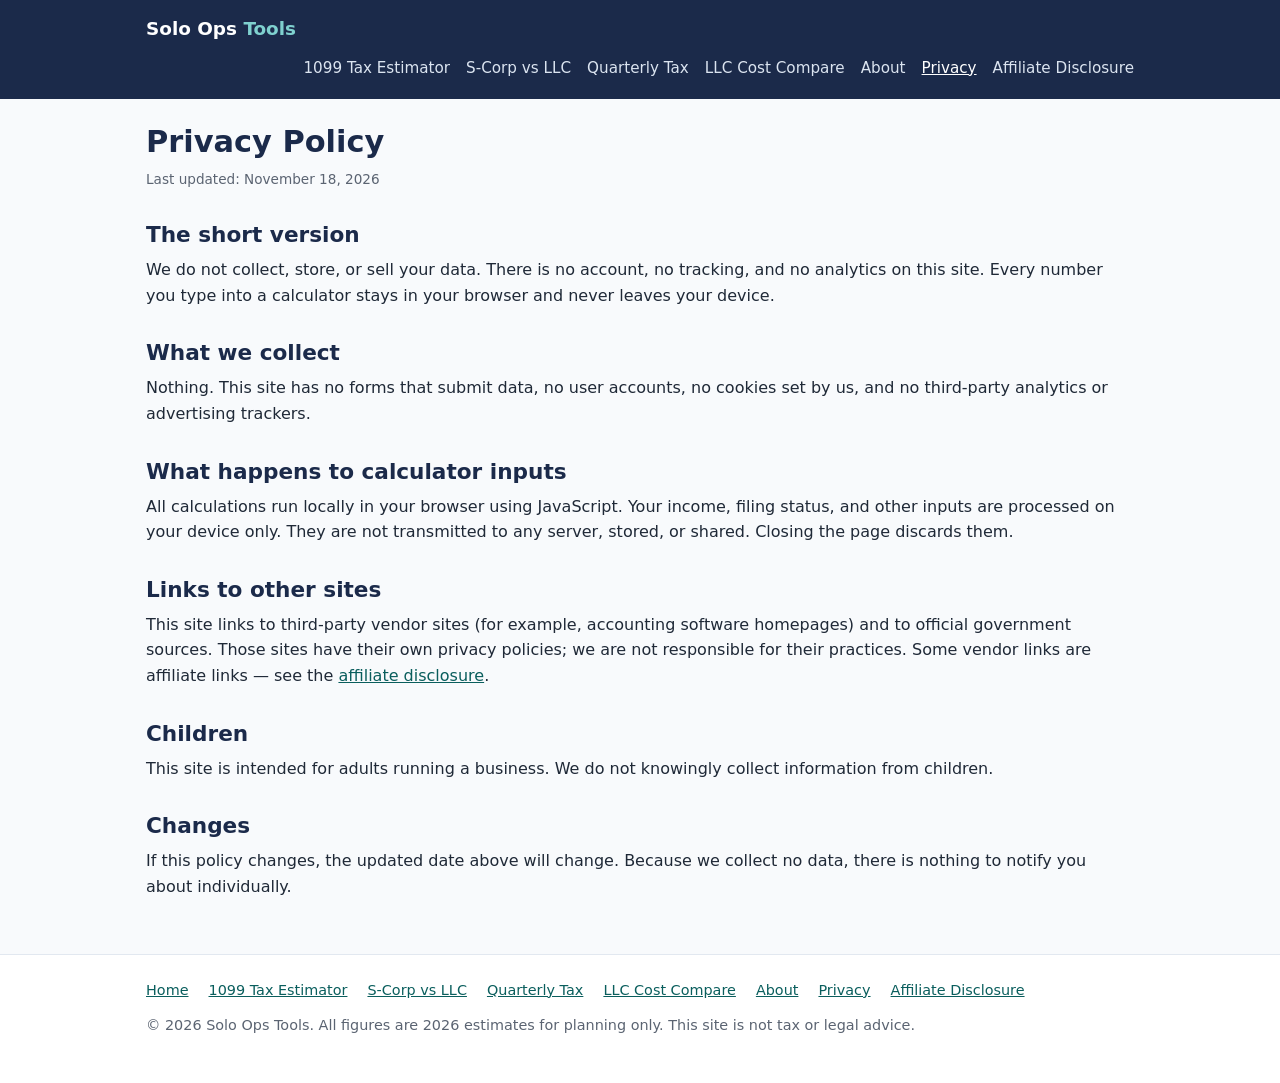
<file: privacy.html>
<!DOCTYPE html>
<html lang="en">
<head>
<meta charset="utf-8">
<meta name="viewport" content="width=device-width, initial-scale=1">
<title>Privacy Policy — Solo Ops Tools</title>
<meta name="description" content="Privacy policy for Solo Ops Tools: no accounts, no tracking, no data collection. All calculations run in your browser.">
<link rel="stylesheet" href="styles.css">
</head>
<body>
<header class="site-header">
  <div class="wrap">
    <a class="brand" href="index.html">Solo Ops <span>Tools</span></a>
    <nav class="site-nav" aria-label="Main navigation">
      <a href="1099-tax-estimator.html">1099 Tax Estimator</a>
      <a href="scorp-vs-llc.html">S-Corp vs LLC</a>
      <a href="quarterly-tax-calculator.html">Quarterly Tax</a>
      <a href="llc-cost-compare.html">LLC Cost Compare</a>
      <a href="about.html">About</a>
      <a href="privacy.html" aria-current="page">Privacy</a>
      <a href="affiliate-disclosure.html">Affiliate Disclosure</a>
    </nav>
  </div>
</header>

<main>
  <div class="wrap">
    <h1>Privacy Policy</h1>
    <p class="fine">Last updated: November 18, 2026</p>

    <h2>The short version</h2>
    <p>We do not collect, store, or sell your data. There is no account, no tracking, and no analytics on this site. Every number you type into a calculator stays in your browser and never leaves your device.</p>

    <h2>What we collect</h2>
    <p>Nothing. This site has no forms that submit data, no user accounts, no cookies set by us, and no third-party analytics or advertising trackers.</p>

    <h2>What happens to calculator inputs</h2>
    <p>All calculations run locally in your browser using JavaScript. Your income, filing status, and other inputs are processed on your device only. They are not transmitted to any server, stored, or shared. Closing the page discards them.</p>

    <h2>Links to other sites</h2>
    <p>This site links to third-party vendor sites (for example, accounting software homepages) and to official government sources. Those sites have their own privacy policies; we are not responsible for their practices. Some vendor links are affiliate links — see the <a href="affiliate-disclosure.html">affiliate disclosure</a>.</p>

    <h2>Children</h2>
    <p>This site is intended for adults running a business. We do not knowingly collect information from children.</p>

    <h2>Changes</h2>
    <p>If this policy changes, the updated date above will change. Because we collect no data, there is nothing to notify you about individually.</p>
  </div>
</main>

<footer class="site-footer">
  <div class="wrap">
    <nav aria-label="Footer navigation">
      <a href="index.html">Home</a>
      <a href="1099-tax-estimator.html">1099 Tax Estimator</a>
      <a href="scorp-vs-llc.html">S-Corp vs LLC</a>
      <a href="quarterly-tax-calculator.html">Quarterly Tax</a>
      <a href="llc-cost-compare.html">LLC Cost Compare</a>
      <a href="about.html">About</a>
      <a href="privacy.html">Privacy</a>
      <a href="affiliate-disclosure.html">Affiliate Disclosure</a>
    </nav>
    <p>© 2026 Solo Ops Tools. All figures are 2026 estimates for planning only. This site is not tax or legal advice.</p>
  </div>
</footer>
</body>
</html>
</file>
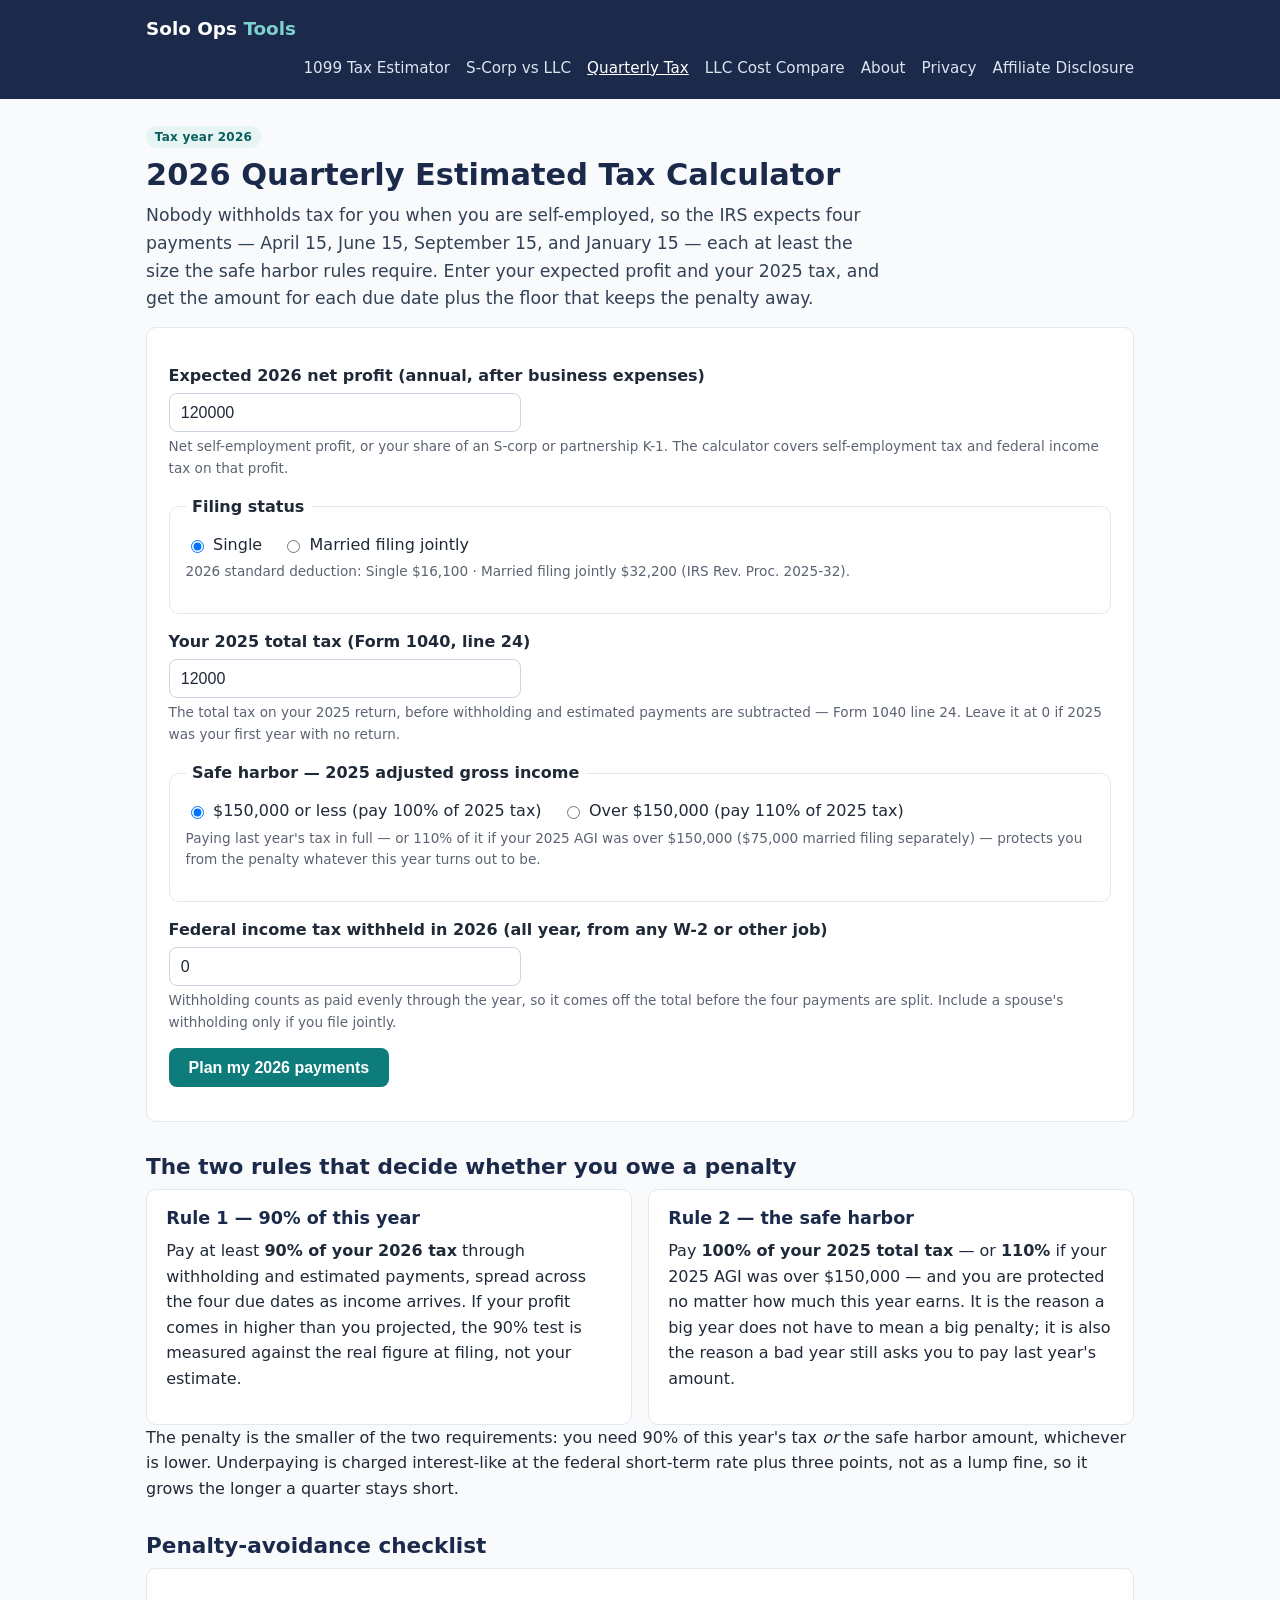
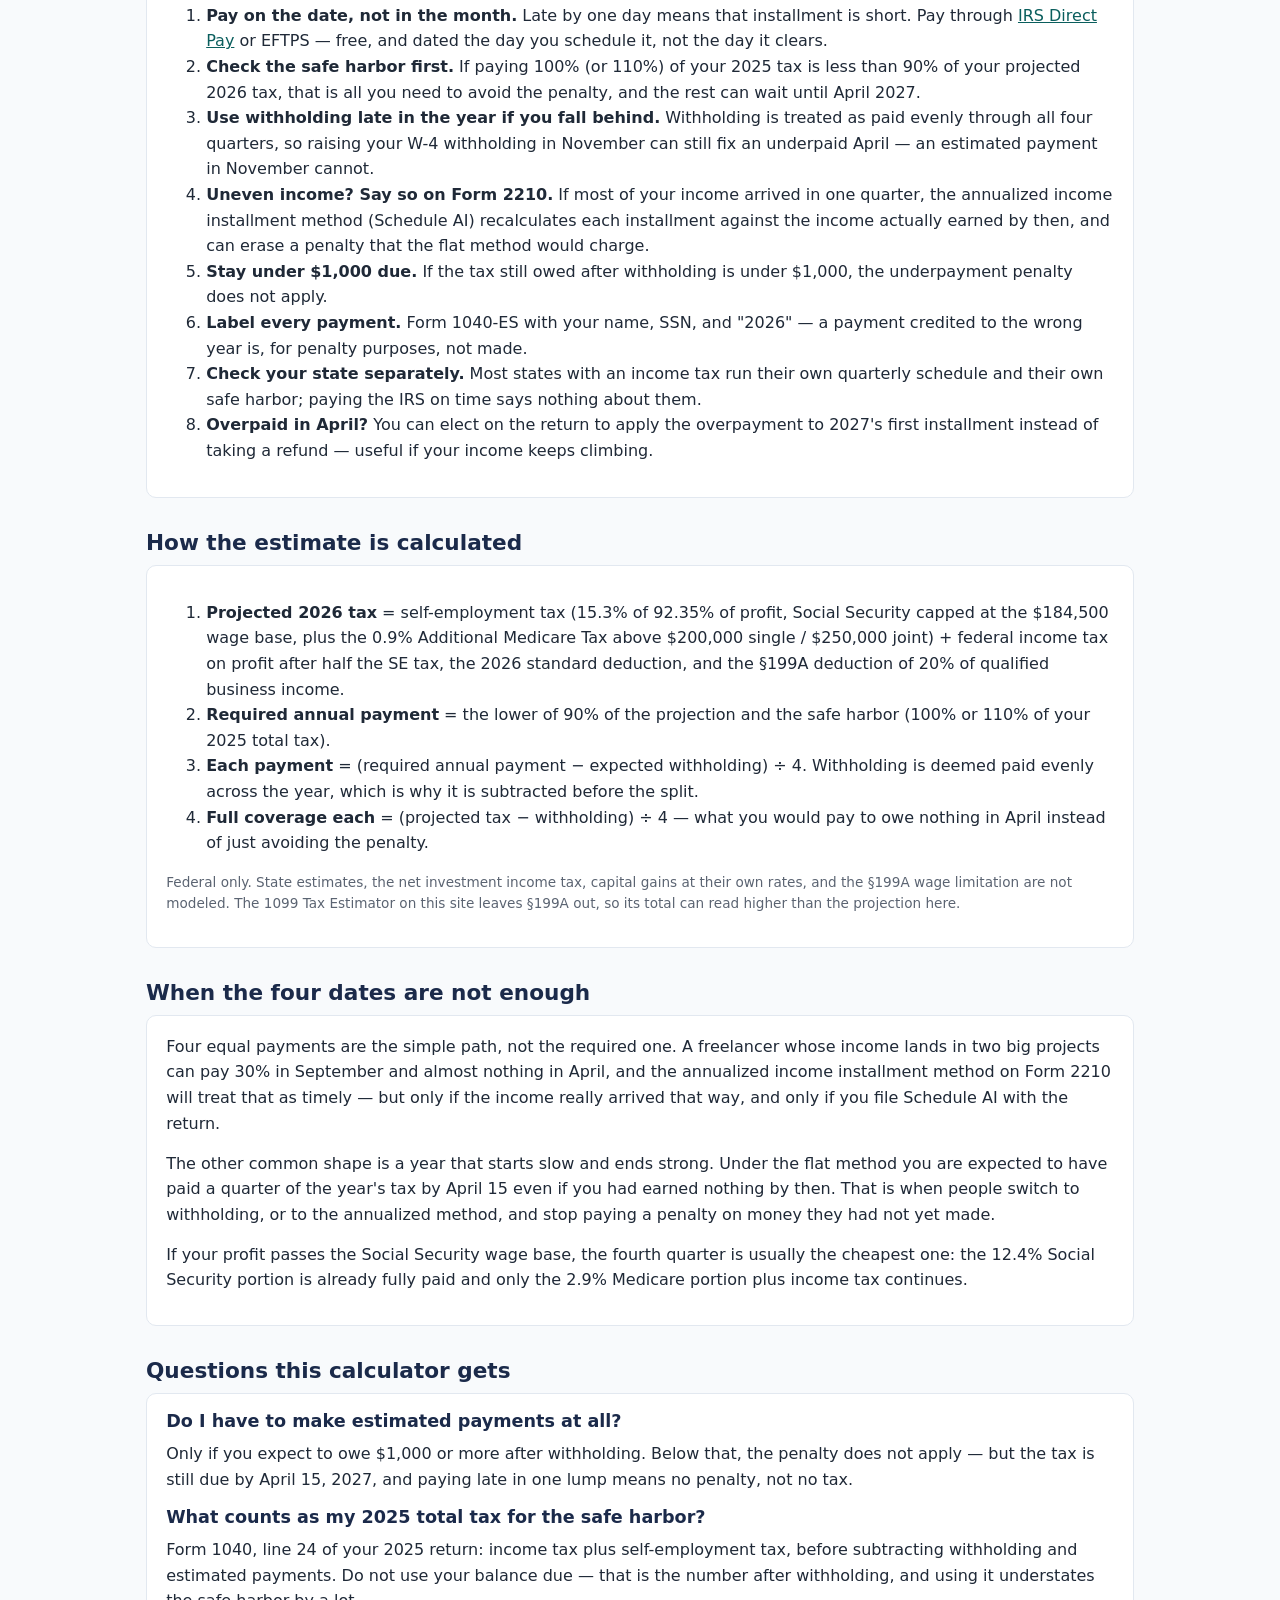
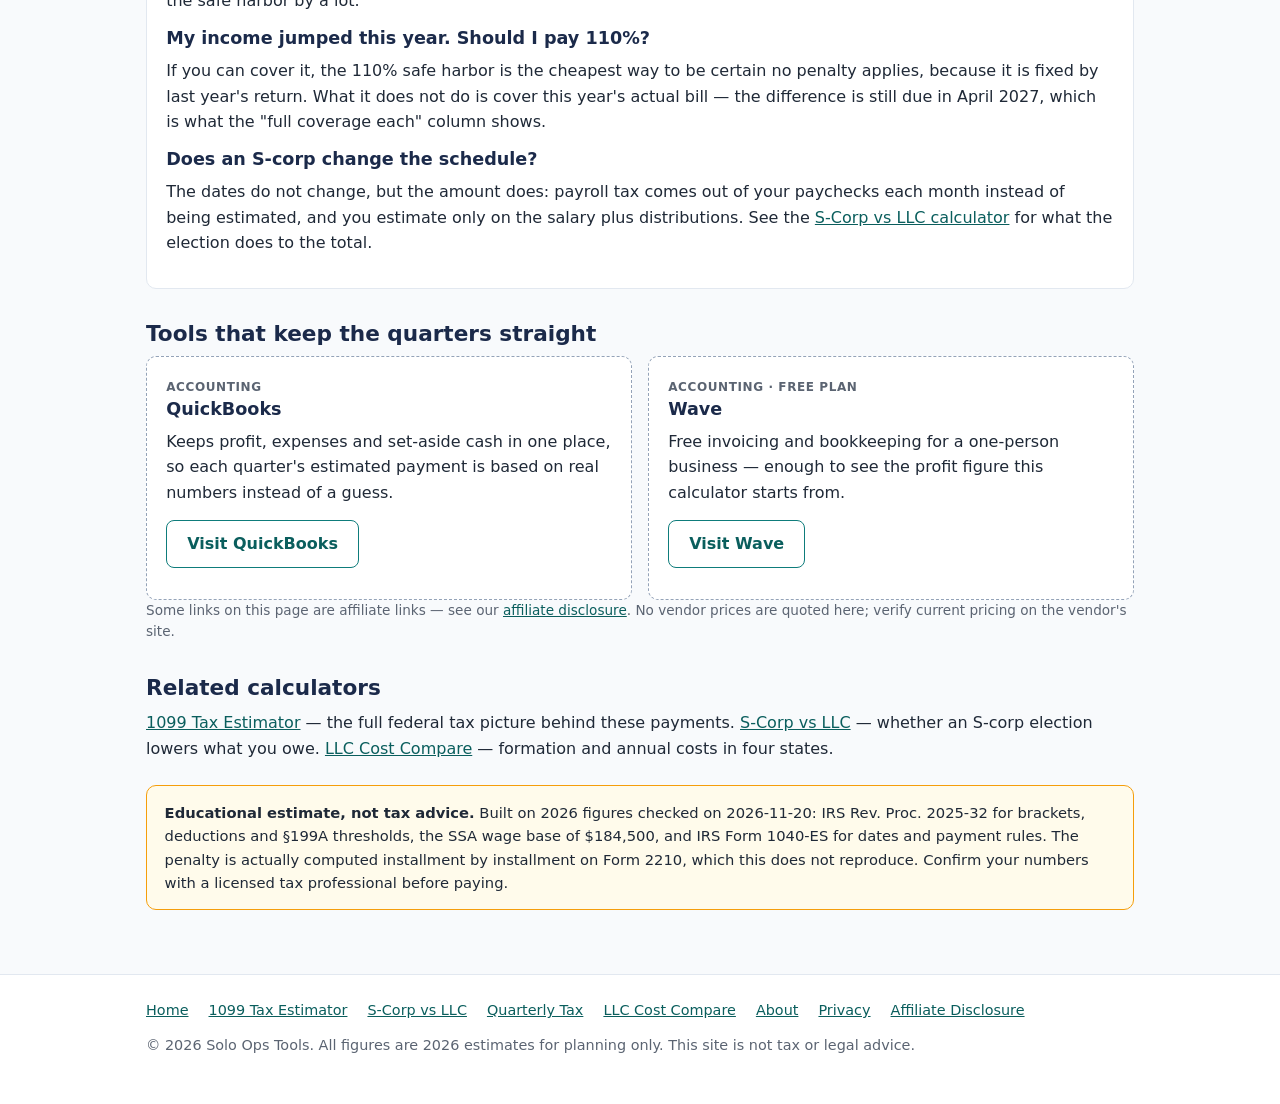
<file: quarterly-tax-calculator.html>
<!DOCTYPE html>
<html lang="en">
<head>
<meta charset="utf-8">
<meta name="viewport" content="width=device-width, initial-scale=1">
<title>Quarterly Estimated Tax Calculator 2026 — Form 1040-ES Safe Harbor | Solo Ops Tools</title>
<meta name="description" content="Work out your 2026 quarterly estimated payments: the amount due on April 15, June 15, September 15 and January 15, your safe harbor minimum (100% or 110% of 2025 tax), and how to avoid the underpayment penalty. Free, no signup.">
<link rel="stylesheet" href="styles.css">
</head>
<body>
<header class="site-header">
  <div class="wrap">
    <a class="brand" href="index.html">Solo Ops <span>Tools</span></a>
    <nav class="site-nav" aria-label="Main navigation">
      <a href="1099-tax-estimator.html">1099 Tax Estimator</a>
      <a href="scorp-vs-llc.html">S-Corp vs LLC</a>
      <a href="quarterly-tax-calculator.html" aria-current="page">Quarterly Tax</a>
      <a href="llc-cost-compare.html">LLC Cost Compare</a>
      <a href="about.html">About</a>
      <a href="privacy.html">Privacy</a>
      <a href="affiliate-disclosure.html">Affiliate Disclosure</a>
    </nav>
  </div>
</header>

<main>
  <div class="wrap">
    <span class="badge">Tax year 2026</span>
    <h1>2026 Quarterly Estimated Tax Calculator</h1>
    <p class="lede">Nobody withholds tax for you when you are self-employed, so the IRS expects four payments — April 15, June 15, September 15, and January 15 — each at least the size the safe harbor rules require. Enter your expected profit and your 2025 tax, and get the amount for each due date plus the floor that keeps the penalty away.</p>

    <form id="q-form" class="calc-form" novalidate>
      <label for="q-profit">Expected 2026 net profit (annual, after business expenses)</label>
      <input type="number" id="q-profit" min="0" step="1000" inputmode="decimal" placeholder="e.g. 120000" value="120000" required>
      <p class="hint">Net self-employment profit, or your share of an S-corp or partnership K-1. The calculator covers self-employment tax and federal income tax on that profit.</p>

      <fieldset>
        <legend>Filing status</legend>
        <div class="radio-row">
          <label><input type="radio" name="q-status" value="single" checked> Single</label>
          <label><input type="radio" name="q-status" value="mfj"> Married filing jointly</label>
        </div>
        <p class="hint">2026 standard deduction: Single $16,100 · Married filing jointly $32,200 (IRS Rev. Proc. 2025-32).</p>
      </fieldset>

      <label for="q-prior">Your 2025 total tax (Form 1040, line 24)</label>
      <input type="number" id="q-prior" min="0" step="100" inputmode="decimal" placeholder="e.g. 12000" value="12000">
      <p class="hint">The total tax on your 2025 return, before withholding and estimated payments are subtracted — Form 1040 line 24. Leave it at 0 if 2025 was your first year with no return.</p>

      <fieldset>
        <legend>Safe harbor — 2025 adjusted gross income</legend>
        <div class="radio-row">
          <label><input type="radio" name="q-harbor" value="100" checked> $150,000 or less (pay 100% of 2025 tax)</label>
          <label><input type="radio" name="q-harbor" value="110"> Over $150,000 (pay 110% of 2025 tax)</label>
        </div>
        <p class="hint">Paying last year's tax in full — or 110% of it if your 2025 AGI was over $150,000 ($75,000 married filing separately) — protects you from the penalty whatever this year turns out to be.</p>
      </fieldset>

      <label for="q-withholding">Federal income tax withheld in 2026 (all year, from any W-2 or other job)</label>
      <input type="number" id="q-withholding" min="0" step="100" inputmode="decimal" placeholder="0" value="0">
      <p class="hint">Withholding counts as paid evenly through the year, so it comes off the total before the four payments are split. Include a spouse's withholding only if you file jointly.</p>

      <p><button class="btn" type="submit">Plan my 2026 payments</button></p>
      <p id="q-error" class="fine" role="alert" style="color:#b91c1c;"></p>
    </form>

    <section id="q-results" class="results" aria-live="polite">
      <h2>Your 2026 payment plan</h2>
      <div class="result-grid">
        <div class="stat"><div class="k">Projected 2026 federal tax</div><div class="v" id="r-projected">—</div></div>
        <div class="stat"><div class="k">Pay each quarter (minimum)</div><div class="v" id="r-quarterly">—</div></div>
        <div class="stat"><div class="k">Required annual payment</div><div class="v" id="r-required">—</div></div>
      </div>
      <p class="fine">Safe harbor figure: <span id="r-safeharbor">—</span></p>

      <h3>Where the numbers come from</h3>
      <div class="table-scroll">
<table>
        <thead><tr><th>Item</th><th class="num">Amount</th></tr></thead>
        <tbody>
          <tr><td>Self-employment tax (15.3% of 92.35% of profit)</td><td class="num" id="r-se">—</td></tr>
          <tr><td>Federal income tax (2026 brackets, after §199A)</td><td class="num" id="r-fed">—</td></tr>
          <tr><td>&nbsp;&nbsp;§199A (QBI) deduction applied</td><td class="num" id="r-qbi">—</td></tr>
          <tr><td>Less: federal withholding you expect in 2026</td><td class="num" id="r-wh">—</td></tr>
          <tr><td>Still to cover with estimated payments</td><td class="num" id="r-remaining">—</td></tr>
          <tr><td>&nbsp;&nbsp;Per quarter, minimum to avoid the penalty</td><td class="num" id="r-perq-min">—</td></tr>
          <tr><td>&nbsp;&nbsp;Per quarter, to cover the whole projected bill</td><td class="num" id="r-perq-full">—</td></tr>
          <tr><td>Balance that would still be due with the return (April 15, 2027)</td><td class="num" id="r-balance">—</td></tr>
        </tbody>
      </table>
      </div>

      <h3>Payment schedule (Form 1040-ES)</h3>
      <div class="table-scroll">
<table>
        <thead><tr><th>Payment</th><th>Due date</th><th class="num">Minimum each</th><th class="num">Minimum cumulative</th><th class="num">Full coverage each</th></tr></thead>
        <tbody id="q-rows"></tbody>
      </table>
      </div>
      <p class="fine">You may skip the January 15, 2027 payment if you file your 2026 return and pay everything owed by February 1, 2027. Due dates from IRS Form 1040-ES for 2026.</p>

      <div class="note" id="q-notes" style="display:none;"></div>
    </section>

    <h2>The two rules that decide whether you owe a penalty</h2>
    <div class="grid two">
      <div class="card">
        <h3>Rule 1 — 90% of this year</h3>
        <p>Pay at least <strong>90% of your 2026 tax</strong> through withholding and estimated payments, spread across the four due dates as income arrives. If your profit comes in higher than you projected, the 90% test is measured against the real figure at filing, not your estimate.</p>
      </div>
      <div class="card">
        <h3>Rule 2 — the safe harbor</h3>
        <p>Pay <strong>100% of your 2025 total tax</strong> — or <strong>110%</strong> if your 2025 AGI was over $150,000 — and you are protected no matter how much this year earns. It is the reason a big year does not have to mean a big penalty; it is also the reason a bad year still asks you to pay last year's amount.</p>
      </div>
    </div>
    <p>The penalty is the smaller of the two requirements: you need 90% of this year's tax <em>or</em> the safe harbor amount, whichever is lower. Underpaying is charged interest-like at the federal short-term rate plus three points, not as a lump fine, so it grows the longer a quarter stays short.</p>

    <h2>Penalty-avoidance checklist</h2>
    <div class="card">
      <ol>
        <li><strong>Pay on the date, not in the month.</strong> Late by one day means that installment is short. Pay through <a href="https://www.irs.gov/payments/direct-pay" target="_blank" rel="noopener">IRS Direct Pay</a> or EFTPS — free, and dated the day you schedule it, not the day it clears.</li>
        <li><strong>Check the safe harbor first.</strong> If paying 100% (or 110%) of your 2025 tax is less than 90% of your projected 2026 tax, that is all you need to avoid the penalty, and the rest can wait until April 2027.</li>
        <li><strong>Use withholding late in the year if you fall behind.</strong> Withholding is treated as paid evenly through all four quarters, so raising your W-4 withholding in November can still fix an underpaid April — an estimated payment in November cannot.</li>
        <li><strong>Uneven income? Say so on Form 2210.</strong> If most of your income arrived in one quarter, the annualized income installment method (Schedule AI) recalculates each installment against the income actually earned by then, and can erase a penalty that the flat method would charge.</li>
        <li><strong>Stay under $1,000 due.</strong> If the tax still owed after withholding is under $1,000, the underpayment penalty does not apply.</li>
        <li><strong>Label every payment.</strong> Form 1040-ES with your name, SSN, and "2026" — a payment credited to the wrong year is, for penalty purposes, not made.</li>
        <li><strong>Check your state separately.</strong> Most states with an income tax run their own quarterly schedule and their own safe harbor; paying the IRS on time says nothing about them.</li>
        <li><strong>Overpaid in April?</strong> You can elect on the return to apply the overpayment to 2027's first installment instead of taking a refund — useful if your income keeps climbing.</li>
      </ol>
    </div>

    <h2>How the estimate is calculated</h2>
    <div class="card">
      <ol>
        <li><strong>Projected 2026 tax</strong> = self-employment tax (15.3% of 92.35% of profit, Social Security capped at the $184,500 wage base, plus the 0.9% Additional Medicare Tax above $200,000 single / $250,000 joint) + federal income tax on profit after half the SE tax, the 2026 standard deduction, and the §199A deduction of 20% of qualified business income.</li>
        <li><strong>Required annual payment</strong> = the lower of 90% of the projection and the safe harbor (100% or 110% of your 2025 total tax).</li>
        <li><strong>Each payment</strong> = (required annual payment − expected withholding) ÷ 4. Withholding is deemed paid evenly across the year, which is why it is subtracted before the split.</li>
        <li><strong>Full coverage each</strong> = (projected tax − withholding) ÷ 4 — what you would pay to owe nothing in April instead of just avoiding the penalty.</li>
      </ol>
      <p class="fine">Federal only. State estimates, the net investment income tax, capital gains at their own rates, and the §199A wage limitation are not modeled. The 1099 Tax Estimator on this site leaves §199A out, so its total can read higher than the projection here.</p>
    </div>

    <h2>When the four dates are not enough</h2>
    <div class="card">
      <p>Four equal payments are the simple path, not the required one. A freelancer whose income lands in two big projects can pay 30% in September and almost nothing in April, and the annualized income installment method on Form 2210 will treat that as timely — but only if the income really arrived that way, and only if you file Schedule AI with the return.</p>
      <p>The other common shape is a year that starts slow and ends strong. Under the flat method you are expected to have paid a quarter of the year's tax by April 15 even if you had earned nothing by then. That is when people switch to withholding, or to the annualized method, and stop paying a penalty on money they had not yet made.</p>
      <p>If your profit passes the Social Security wage base, the fourth quarter is usually the cheapest one: the 12.4% Social Security portion is already fully paid and only the 2.9% Medicare portion plus income tax continues.</p>
    </div>

    <h2>Questions this calculator gets</h2>
    <div class="card">
      <h3>Do I have to make estimated payments at all?</h3>
      <p>Only if you expect to owe $1,000 or more after withholding. Below that, the penalty does not apply — but the tax is still due by April 15, 2027, and paying late in one lump means no penalty, not no tax.</p>
      <h3>What counts as my 2025 total tax for the safe harbor?</h3>
      <p>Form 1040, line 24 of your 2025 return: income tax plus self-employment tax, before subtracting withholding and estimated payments. Do not use your balance due — that is the number after withholding, and using it understates the safe harbor by a lot.</p>
      <h3>My income jumped this year. Should I pay 110%?</h3>
      <p>If you can cover it, the 110% safe harbor is the cheapest way to be certain no penalty applies, because it is fixed by last year's return. What it does not do is cover this year's actual bill — the difference is still due in April 2027, which is what the "full coverage each" column shows.</p>
      <h3>Does an S-corp change the schedule?</h3>
      <p>The dates do not change, but the amount does: payroll tax comes out of your paychecks each month instead of being estimated, and you estimate only on the salary plus distributions. See the <a href="scorp-vs-llc.html">S-Corp vs LLC calculator</a> for what the election does to the total.</p>
    </div>

    <h2>Tools that keep the quarters straight</h2>
    <div class="grid two">
      <!-- Affiliate slot. data-affiliate-slot marks a partner outlink slot; no
           affiliate ID is attached yet. Insert the partner ID at deploy time. -->
      <article class="card affiliate-slot" data-affiliate-slot="quarterly-quickbooks">
        <span class="slot-label">Accounting</span>
        <h3>QuickBooks</h3>
        <p>Keeps profit, expenses and set-aside cash in one place, so each quarter's estimated payment is based on real numbers instead of a guess.</p>
        <p><a class="btn secondary" href="https://quickbooks.intuit.com/" target="_blank" rel="sponsored noopener">Visit QuickBooks</a></p>
      </article>
      <!-- Affiliate slot. See comment above. -->
      <article class="card affiliate-slot" data-affiliate-slot="quarterly-wave">
        <span class="slot-label">Accounting · Free plan</span>
        <h3>Wave</h3>
        <p>Free invoicing and bookkeeping for a one-person business — enough to see the profit figure this calculator starts from.</p>
        <p><a class="btn secondary" href="https://www.waveapps.com/" target="_blank" rel="sponsored noopener">Visit Wave</a></p>
      </article>
    </div>
    <p class="fine">Some links on this page are affiliate links — see our <a href="affiliate-disclosure.html">affiliate disclosure</a>. No vendor prices are quoted here; verify current pricing on the vendor's site.</p>

    <h2>Related calculators</h2>
    <p><a href="1099-tax-estimator.html">1099 Tax Estimator</a> — the full federal tax picture behind these payments. <a href="scorp-vs-llc.html">S-Corp vs LLC</a> — whether an S-corp election lowers what you owe. <a href="llc-cost-compare.html">LLC Cost Compare</a> — formation and annual costs in four states.</p>

    <div class="disclaimer">
      <strong>Educational estimate, not tax advice.</strong> Built on 2026 figures checked on 2026-11-20: IRS Rev. Proc. 2025-32 for brackets, deductions and §199A thresholds, the SSA wage base of $184,500, and IRS Form 1040-ES for dates and payment rules. The penalty is actually computed installment by installment on Form 2210, which this does not reproduce. Confirm your numbers with a licensed tax professional before paying.
    </div>
  </div>
</main>

<footer class="site-footer">
  <div class="wrap">
    <nav aria-label="Footer navigation">
      <a href="index.html">Home</a>
      <a href="1099-tax-estimator.html">1099 Tax Estimator</a>
      <a href="scorp-vs-llc.html">S-Corp vs LLC</a>
      <a href="quarterly-tax-calculator.html">Quarterly Tax</a>
      <a href="llc-cost-compare.html">LLC Cost Compare</a>
      <a href="about.html">About</a>
      <a href="privacy.html">Privacy</a>
      <a href="affiliate-disclosure.html">Affiliate Disclosure</a>
    </nav>
    <p>© 2026 Solo Ops Tools. All figures are 2026 estimates for planning only. This site is not tax or legal advice.</p>
  </div>
</footer>
<script src="assets/quarterly-tax.js"></script>
</body>
</html>
</file>
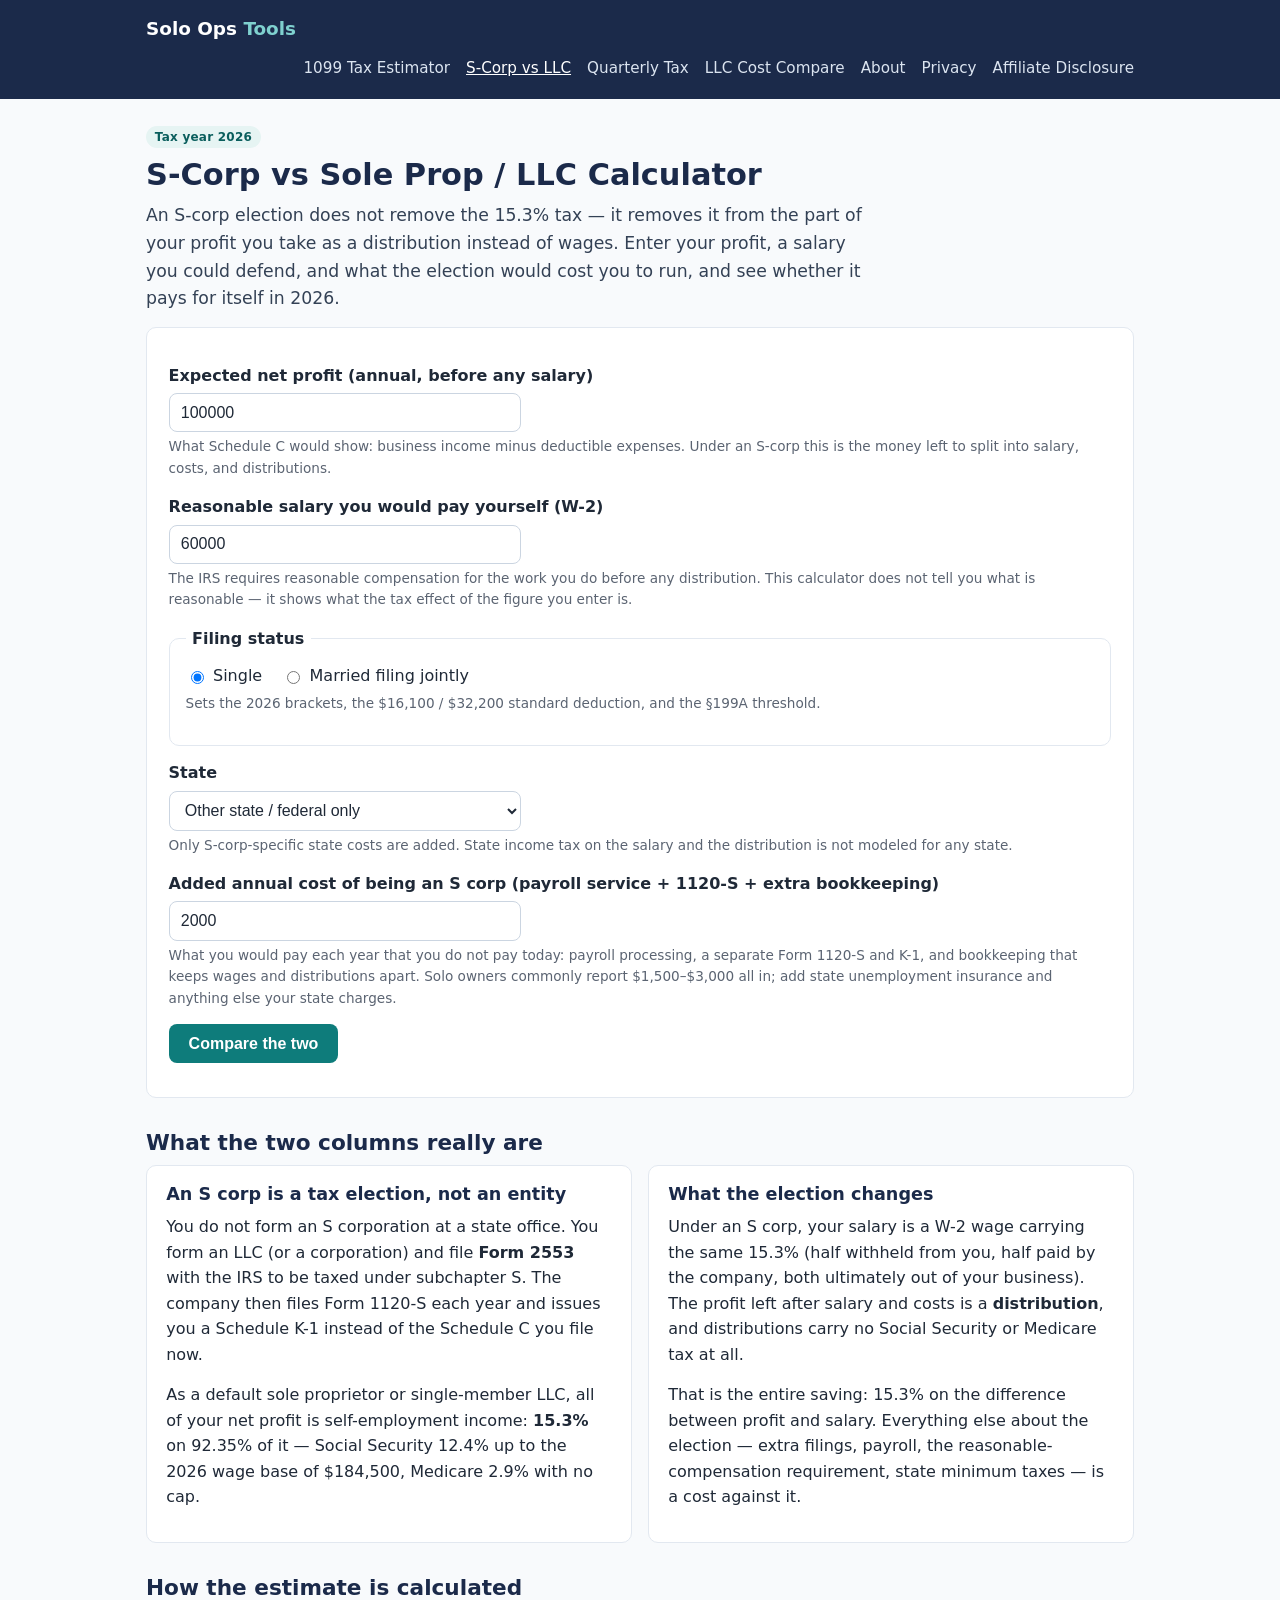
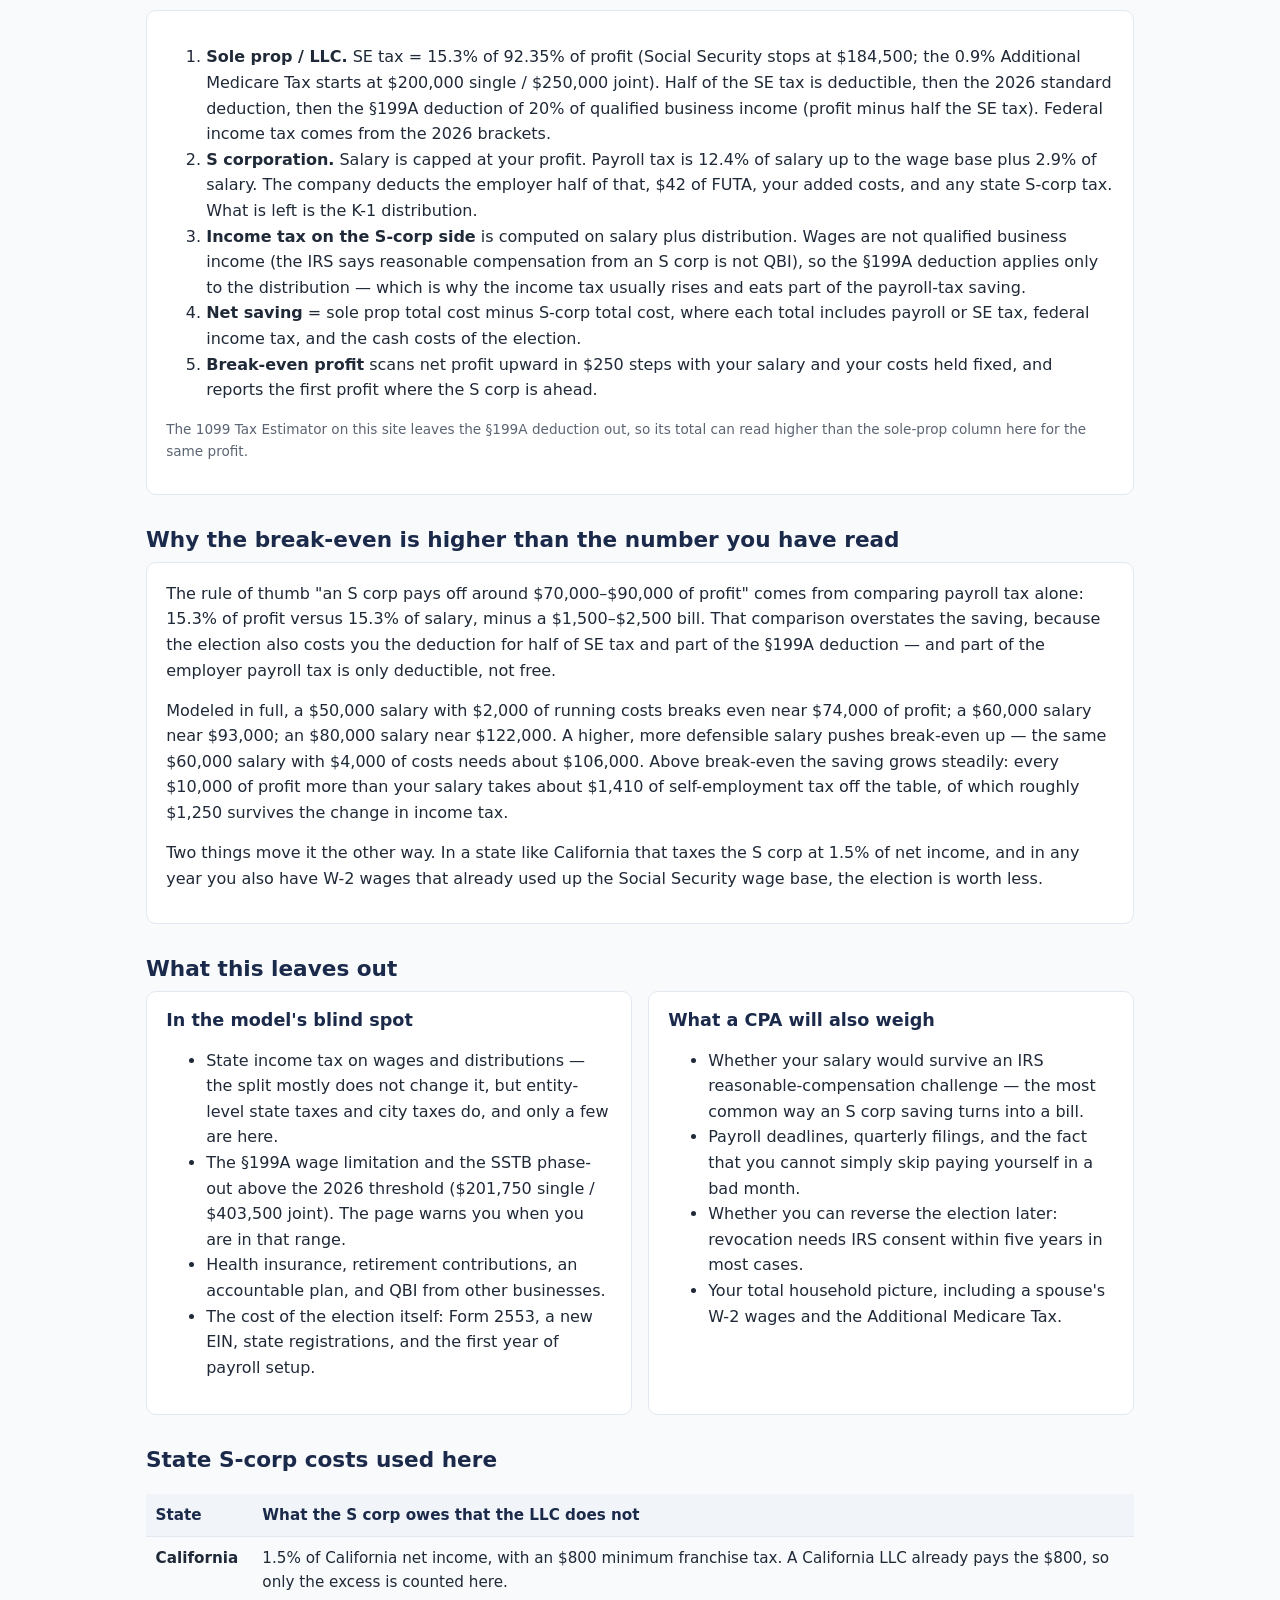
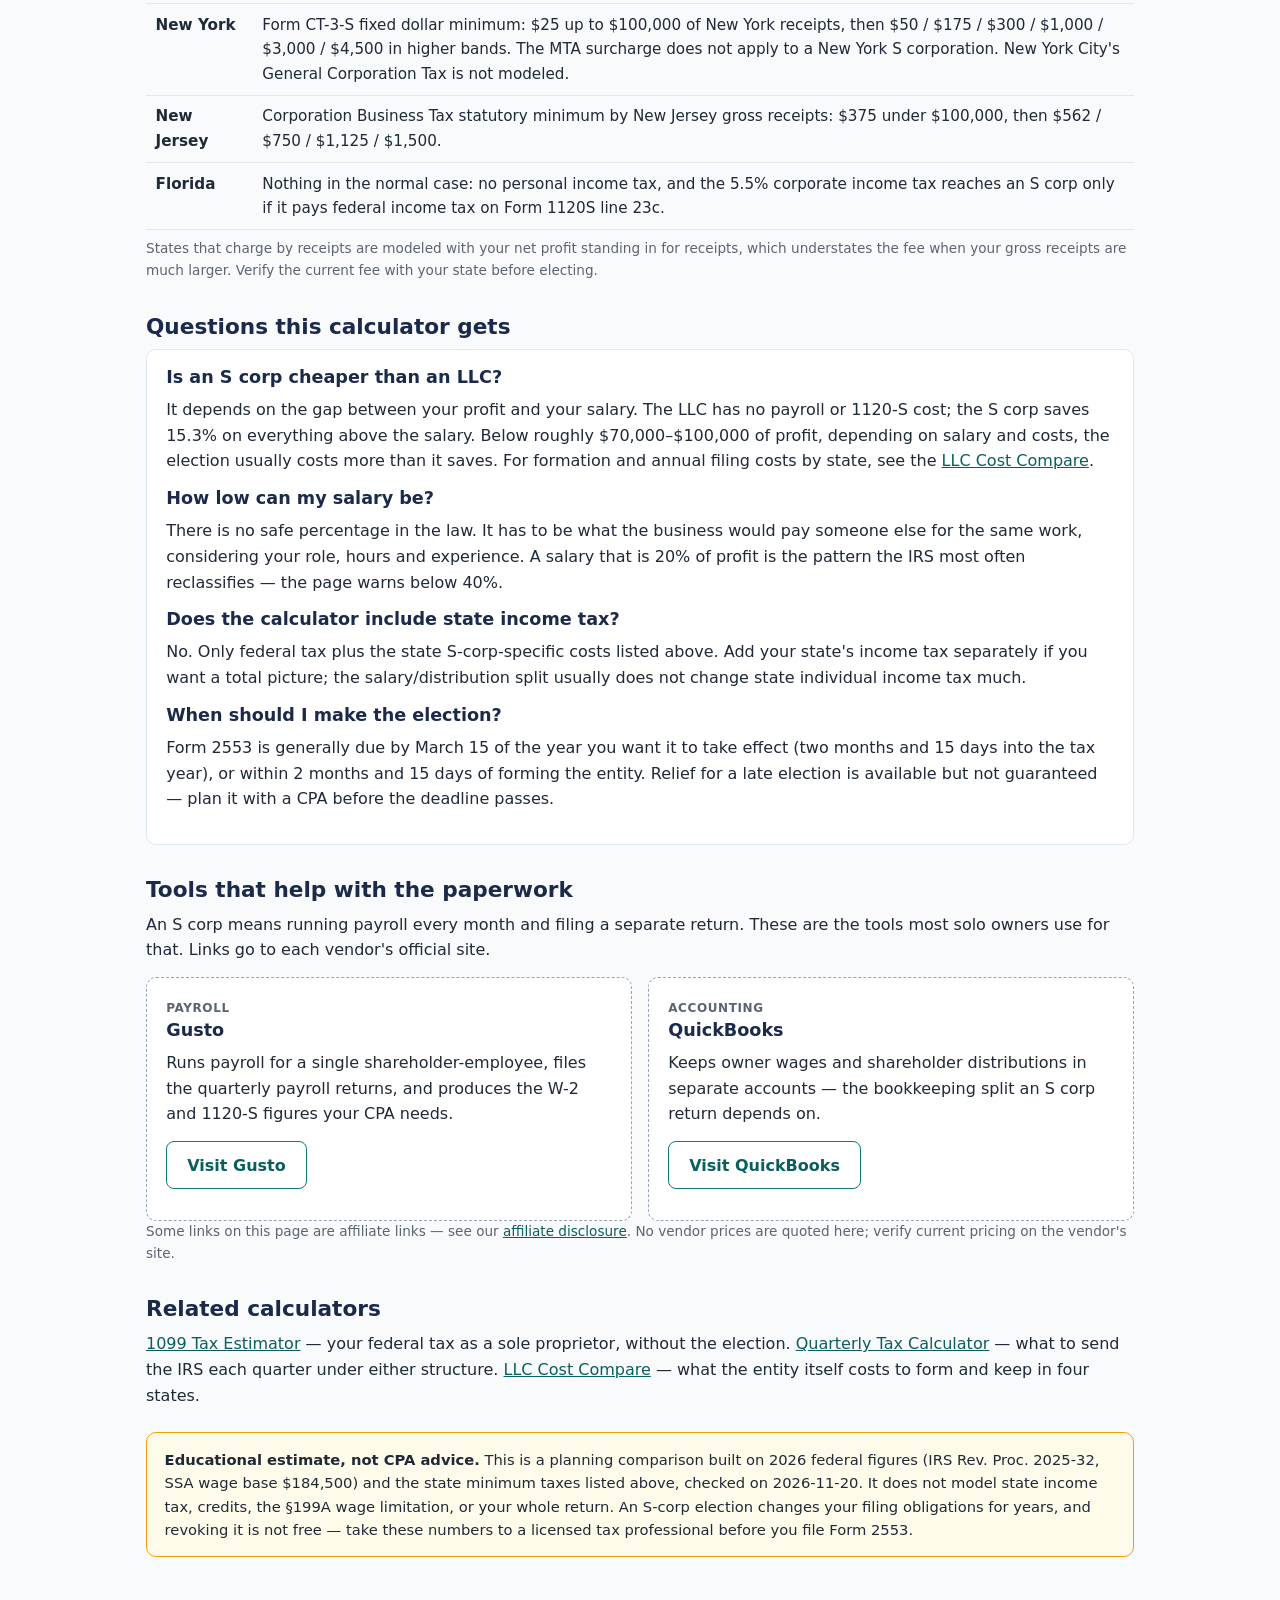
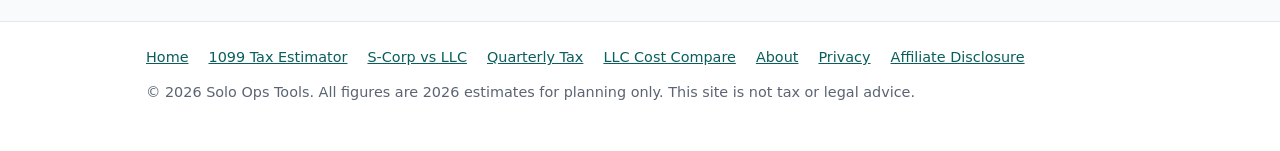
<file: scorp-vs-llc.html>
<!DOCTYPE html>
<html lang="en">
<head>
<meta charset="utf-8">
<meta name="viewport" content="width=device-width, initial-scale=1">
<title>S-Corp vs Sole Prop / LLC Calculator 2026 — Self-Employment Tax Savings | Solo Ops Tools</title>
<meta name="description" content="2026 S-corp vs sole proprietor or single-member LLC: self-employment tax saved on distributions minus payroll and CPA costs, break-even profit, and state S-corp minimum taxes. Free, no signup.">
<link rel="stylesheet" href="styles.css">
</head>
<body>
<header class="site-header">
  <div class="wrap">
    <a class="brand" href="index.html">Solo Ops <span>Tools</span></a>
    <nav class="site-nav" aria-label="Main navigation">
      <a href="1099-tax-estimator.html">1099 Tax Estimator</a>
      <a href="scorp-vs-llc.html" aria-current="page">S-Corp vs LLC</a>
      <a href="quarterly-tax-calculator.html">Quarterly Tax</a>
      <a href="llc-cost-compare.html">LLC Cost Compare</a>
      <a href="about.html">About</a>
      <a href="privacy.html">Privacy</a>
      <a href="affiliate-disclosure.html">Affiliate Disclosure</a>
    </nav>
  </div>
</header>

<main>
  <div class="wrap">
    <span class="badge">Tax year 2026</span>
    <h1>S-Corp vs Sole Prop / LLC Calculator</h1>
    <p class="lede">An S-corp election does not remove the 15.3% tax — it removes it from the part of your profit you take as a distribution instead of wages. Enter your profit, a salary you could defend, and what the election would cost you to run, and see whether it pays for itself in 2026.</p>

    <form id="scorp-form" class="calc-form" novalidate>
      <label for="scorp-profit">Expected net profit (annual, before any salary)</label>
      <input type="number" id="scorp-profit" min="0" step="1000" inputmode="decimal" placeholder="e.g. 100000" value="100000" required>
      <p class="hint">What Schedule C would show: business income minus deductible expenses. Under an S-corp this is the money left to split into salary, costs, and distributions.</p>

      <label for="scorp-salary">Reasonable salary you would pay yourself (W-2)</label>
      <input type="number" id="scorp-salary" min="0" step="1000" inputmode="decimal" placeholder="e.g. 60000" value="60000" required>
      <p class="hint">The IRS requires reasonable compensation for the work you do before any distribution. This calculator does not tell you what is reasonable — it shows what the tax effect of the figure you enter is.</p>

      <fieldset>
        <legend>Filing status</legend>
        <div class="radio-row">
          <label><input type="radio" name="scorp-status" value="single" checked> Single</label>
          <label><input type="radio" name="scorp-status" value="mfj"> Married filing jointly</label>
        </div>
        <p class="hint">Sets the 2026 brackets, the $16,100 / $32,200 standard deduction, and the §199A threshold.</p>
      </fieldset>

      <label for="scorp-state">State</label>
      <select id="scorp-state">
        <option value="none" selected>Other state / federal only</option>
        <option value="CA">California — 1.5% S-corp tax above the $800 minimum</option>
        <option value="NY">New York — Form CT-3-S fixed dollar minimum</option>
        <option value="NJ">New Jersey — CBT minimum tax</option>
        <option value="FL">Florida — no state income tax</option>
      </select>
      <p class="hint">Only S-corp-specific state costs are added. State income tax on the salary and the distribution is not modeled for any state.</p>

      <label for="scorp-costs">Added annual cost of being an S corp (payroll service + 1120-S + extra bookkeeping)</label>
      <input type="number" id="scorp-costs" min="0" step="100" inputmode="decimal" placeholder="e.g. 2000" value="2000">
      <p class="hint">What you would pay each year that you do not pay today: payroll processing, a separate Form 1120-S and K-1, and bookkeeping that keeps wages and distributions apart. Solo owners commonly report $1,500–$3,000 all in; add state unemployment insurance and anything else your state charges.</p>

      <p><button class="btn" type="submit">Compare the two</button></p>
      <p id="scorp-error" class="fine" role="alert" style="color:#b91c1c;"></p>
    </form>

    <section id="scorp-results" class="results" aria-live="polite">
      <h2>Your 2026 comparison</h2>
      <div class="result-grid">
        <div class="stat"><div class="k">Net annual saving from the election</div><div class="v" id="r-savings">—</div></div>
        <div class="stat"><div class="k">Break-even net profit at this salary</div><div class="v" id="r-breakeven">—</div></div>
      </div>
      <p id="r-verdict"></p>
      <p class="fine" id="scorp-split">S-corp salary <strong id="r-salary">—</strong> · distribution left on the K-1 <strong id="r-distribution">—</strong></p>

      <div class="table-scroll">
<table>
        <thead><tr><th>2026</th><th class="num">Sole prop / single-member LLC</th><th class="num">S corporation</th></tr></thead>
        <tbody id="scorp-rows"></tbody>
      </table>
      </div>
      <p class="fine">Sole prop column: self-employment tax on 92.35% of profit, plus federal income tax after half the SE tax, the standard deduction and the §199A deduction. S-corp column: 15.3% payroll tax on the salary only, the employer half and the running costs deducted from company profit, income tax on salary plus the remaining profit.</p>

      <h3>Break-even by profit level</h3>
      <p>Your own profit is in the ladder. The break-even figure moves with the salary you could justify and what the election costs you to run.</p>
      <div class="table-scroll">
<table>
        <thead><tr><th>Net profit</th><th class="num">Salary used</th><th class="num">Sole prop / LLC cost</th><th class="num">S-corp cost</th><th class="num">Net saving</th><th>Better</th></tr></thead>
        <tbody id="scorp-scenarios"></tbody>
      </table>
      </div>

      <div class="note" id="scorp-warning" style="display:none;"></div>
      <div class="note" id="scorp-state-note"></div>
    </section>

    <h2>What the two columns really are</h2>
    <div class="grid two">
      <div class="card">
        <h3>An S corp is a tax election, not an entity</h3>
        <p>You do not form an S corporation at a state office. You form an LLC (or a corporation) and file <strong>Form 2553</strong> with the IRS to be taxed under subchapter S. The company then files Form 1120-S each year and issues you a Schedule K-1 instead of the Schedule C you file now.</p>
        <p>As a default sole proprietor or single-member LLC, all of your net profit is self-employment income: <strong>15.3%</strong> on 92.35% of it — Social Security 12.4% up to the 2026 wage base of $184,500, Medicare 2.9% with no cap.</p>
      </div>
      <div class="card">
        <h3>What the election changes</h3>
        <p>Under an S corp, your salary is a W-2 wage carrying the same 15.3% (half withheld from you, half paid by the company, both ultimately out of your business). The profit left after salary and costs is a <strong>distribution</strong>, and distributions carry no Social Security or Medicare tax at all.</p>
        <p>That is the entire saving: 15.3% on the difference between profit and salary. Everything else about the election — extra filings, payroll, the reasonable-compensation requirement, state minimum taxes — is a cost against it.</p>
      </div>
    </div>

    <h2>How the estimate is calculated</h2>
    <div class="card">
      <ol>
        <li><strong>Sole prop / LLC.</strong> SE tax = 15.3% of 92.35% of profit (Social Security stops at $184,500; the 0.9% Additional Medicare Tax starts at $200,000 single / $250,000 joint). Half of the SE tax is deductible, then the 2026 standard deduction, then the §199A deduction of 20% of qualified business income (profit minus half the SE tax). Federal income tax comes from the 2026 brackets.</li>
        <li><strong>S corporation.</strong> Salary is capped at your profit. Payroll tax is 12.4% of salary up to the wage base plus 2.9% of salary. The company deducts the employer half of that, $42 of FUTA, your added costs, and any state S-corp tax. What is left is the K-1 distribution.</li>
        <li><strong>Income tax on the S-corp side</strong> is computed on salary plus distribution. Wages are not qualified business income (the IRS says reasonable compensation from an S corp is not QBI), so the §199A deduction applies only to the distribution — which is why the income tax usually rises and eats part of the payroll-tax saving.</li>
        <li><strong>Net saving</strong> = sole prop total cost minus S-corp total cost, where each total includes payroll or SE tax, federal income tax, and the cash costs of the election.</li>
        <li><strong>Break-even profit</strong> scans net profit upward in $250 steps with your salary and your costs held fixed, and reports the first profit where the S corp is ahead.</li>
      </ol>
      <p class="fine">The 1099 Tax Estimator on this site leaves the §199A deduction out, so its total can read higher than the sole-prop column here for the same profit.</p>
    </div>

    <h2>Why the break-even is higher than the number you have read</h2>
    <div class="card">
      <p>The rule of thumb "an S corp pays off around $70,000–$90,000 of profit" comes from comparing payroll tax alone: 15.3% of profit versus 15.3% of salary, minus a $1,500–$2,500 bill. That comparison overstates the saving, because the election also costs you the deduction for half of SE tax and part of the §199A deduction — and part of the employer payroll tax is only deductible, not free.</p>
      <p>Modeled in full, a $50,000 salary with $2,000 of running costs breaks even near $74,000 of profit; a $60,000 salary near $93,000; an $80,000 salary near $122,000. A higher, more defensible salary pushes break-even up — the same $60,000 salary with $4,000 of costs needs about $106,000. Above break-even the saving grows steadily: every $10,000 of profit more than your salary takes about $1,410 of self-employment tax off the table, of which roughly $1,250 survives the change in income tax.</p>
      <p>Two things move it the other way. In a state like California that taxes the S corp at 1.5% of net income, and in any year you also have W-2 wages that already used up the Social Security wage base, the election is worth less.</p>
    </div>

    <h2>What this leaves out</h2>
    <div class="grid two">
      <div class="card">
        <h3>In the model's blind spot</h3>
        <ul>
          <li>State income tax on wages and distributions — the split mostly does not change it, but entity-level state taxes and city taxes do, and only a few are here.</li>
          <li>The §199A wage limitation and the SSTB phase-out above the 2026 threshold ($201,750 single / $403,500 joint). The page warns you when you are in that range.</li>
          <li>Health insurance, retirement contributions, an accountable plan, and QBI from other businesses.</li>
          <li>The cost of the election itself: Form 2553, a new EIN, state registrations, and the first year of payroll setup.</li>
        </ul>
      </div>
      <div class="card">
        <h3>What a CPA will also weigh</h3>
        <ul>
          <li>Whether your salary would survive an IRS reasonable-compensation challenge — the most common way an S corp saving turns into a bill.</li>
          <li>Payroll deadlines, quarterly filings, and the fact that you cannot simply skip paying yourself in a bad month.</li>
          <li>Whether you can reverse the election later: revocation needs IRS consent within five years in most cases.</li>
          <li>Your total household picture, including a spouse's W-2 wages and the Additional Medicare Tax.</li>
        </ul>
      </div>
    </div>

    <h2>State S-corp costs used here</h2>
    <div class="table-scroll">
<table>
      <thead><tr><th>State</th><th>What the S corp owes that the LLC does not</th></tr></thead>
      <tbody>
        <tr><td><strong>California</strong></td><td>1.5% of California net income, with an $800 minimum franchise tax. A California LLC already pays the $800, so only the excess is counted here.</td></tr>
        <tr><td><strong>New York</strong></td><td>Form CT-3-S fixed dollar minimum: $25 up to $100,000 of New York receipts, then $50 / $175 / $300 / $1,000 / $3,000 / $4,500 in higher bands. The MTA surcharge does not apply to a New York S corporation. New York City's General Corporation Tax is not modeled.</td></tr>
        <tr><td><strong>New Jersey</strong></td><td>Corporation Business Tax statutory minimum by New Jersey gross receipts: $375 under $100,000, then $562 / $750 / $1,125 / $1,500.</td></tr>
        <tr><td><strong>Florida</strong></td><td>Nothing in the normal case: no personal income tax, and the 5.5% corporate income tax reaches an S corp only if it pays federal income tax on Form 1120S line 23c.</td></tr>
      </tbody>
    </table>
      </div>
    <p class="fine">States that charge by receipts are modeled with your net profit standing in for receipts, which understates the fee when your gross receipts are much larger. Verify the current fee with your state before electing.</p>

    <h2>Questions this calculator gets</h2>
    <div class="card">
      <h3>Is an S corp cheaper than an LLC?</h3>
      <p>It depends on the gap between your profit and your salary. The LLC has no payroll or 1120-S cost; the S corp saves 15.3% on everything above the salary. Below roughly $70,000–$100,000 of profit, depending on salary and costs, the election usually costs more than it saves. For formation and annual filing costs by state, see the <a href="llc-cost-compare.html">LLC Cost Compare</a>.</p>
      <h3>How low can my salary be?</h3>
      <p>There is no safe percentage in the law. It has to be what the business would pay someone else for the same work, considering your role, hours and experience. A salary that is 20% of profit is the pattern the IRS most often reclassifies — the page warns below 40%.</p>
      <h3>Does the calculator include state income tax?</h3>
      <p>No. Only federal tax plus the state S-corp-specific costs listed above. Add your state's income tax separately if you want a total picture; the salary/distribution split usually does not change state individual income tax much.</p>
      <h3>When should I make the election?</h3>
      <p>Form 2553 is generally due by March 15 of the year you want it to take effect (two months and 15 days into the tax year), or within 2 months and 15 days of forming the entity. Relief for a late election is available but not guaranteed — plan it with a CPA before the deadline passes.</p>
    </div>

    <h2>Tools that help with the paperwork</h2>
    <p>An S corp means running payroll every month and filing a separate return. These are the tools most solo owners use for that. Links go to each vendor's official site.</p>
    <div class="grid two">
      <!-- Affiliate slot. data-affiliate-slot marks a partner outlink slot; no
           affiliate ID is attached yet. Insert the partner ID at deploy time. -->
      <article class="card affiliate-slot" data-affiliate-slot="scorp-gusto">
        <span class="slot-label">Payroll</span>
        <h3>Gusto</h3>
        <p>Runs payroll for a single shareholder-employee, files the quarterly payroll returns, and produces the W-2 and 1120-S figures your CPA needs.</p>
        <p><a class="btn secondary" href="https://gusto.com/" target="_blank" rel="sponsored noopener">Visit Gusto</a></p>
      </article>
      <!-- Affiliate slot. See comment above. -->
      <article class="card affiliate-slot" data-affiliate-slot="scorp-quickbooks">
        <span class="slot-label">Accounting</span>
        <h3>QuickBooks</h3>
        <p>Keeps owner wages and shareholder distributions in separate accounts — the bookkeeping split an S corp return depends on.</p>
        <p><a class="btn secondary" href="https://quickbooks.intuit.com/" target="_blank" rel="sponsored noopener">Visit QuickBooks</a></p>
      </article>
    </div>
    <p class="fine">Some links on this page are affiliate links — see our <a href="affiliate-disclosure.html">affiliate disclosure</a>. No vendor prices are quoted here; verify current pricing on the vendor's site.</p>

    <h2>Related calculators</h2>
    <p><a href="1099-tax-estimator.html">1099 Tax Estimator</a> — your federal tax as a sole proprietor, without the election. <a href="quarterly-tax-calculator.html">Quarterly Tax Calculator</a> — what to send the IRS each quarter under either structure. <a href="llc-cost-compare.html">LLC Cost Compare</a> — what the entity itself costs to form and keep in four states.</p>

    <div class="disclaimer">
      <strong>Educational estimate, not CPA advice.</strong> This is a planning comparison built on 2026 federal figures (IRS Rev. Proc. 2025-32, SSA wage base $184,500) and the state minimum taxes listed above, checked on 2026-11-20. It does not model state income tax, credits, the §199A wage limitation, or your whole return. An S-corp election changes your filing obligations for years, and revoking it is not free — take these numbers to a licensed tax professional before you file Form 2553.
    </div>
  </div>
</main>

<footer class="site-footer">
  <div class="wrap">
    <nav aria-label="Footer navigation">
      <a href="index.html">Home</a>
      <a href="1099-tax-estimator.html">1099 Tax Estimator</a>
      <a href="scorp-vs-llc.html">S-Corp vs LLC</a>
      <a href="quarterly-tax-calculator.html">Quarterly Tax</a>
      <a href="llc-cost-compare.html">LLC Cost Compare</a>
      <a href="about.html">About</a>
      <a href="privacy.html">Privacy</a>
      <a href="affiliate-disclosure.html">Affiliate Disclosure</a>
    </nav>
    <p>© 2026 Solo Ops Tools. All figures are 2026 estimates for planning only. This site is not tax or legal advice.</p>
  </div>
</footer>
<script src="assets/scorp-compare.js"></script>
</body>
</html>
</file>
<file: styles.css>
/* Solo Ops Tools — shared stylesheet. Pure CSS, no frameworks, no external assets. */
:root {
  --navy: #1b2a4a;
  --navy-dark: #12203a;
  --teal: #0e7c7b;
  --teal-dark: #0a5e5d;
  --ink: #1f2937;
  --muted: #5b6472;
  --line: #e2e8f0;
  --bg: #f8fafc;
  --card: #ffffff;
  --warn-bg: #fffbeb;
  --warn-border: #f59e0b;
  --radius: 10px;
}
* { box-sizing: border-box; }
html { -webkit-text-size-adjust: 100%; }
body {
  margin: 0;
  font-family: system-ui, -apple-system, "Segoe UI", Roboto, Helvetica, Arial, sans-serif;
  color: var(--ink);
  background: var(--bg);
  line-height: 1.6;
  font-size: 16px;
}
a { color: var(--teal-dark); }
a:hover { text-decoration: underline; }
h1, h2, h3 { line-height: 1.25; color: var(--navy); margin: 0 0 0.5rem; }
h1 { font-size: 1.9rem; }
h2 { font-size: 1.35rem; margin-top: 2rem; }
h3 { font-size: 1.1rem; }
p { margin: 0 0 0.9rem; }
small, .fine { font-size: 0.85rem; color: var(--muted); }

/* Header / nav */
.site-header { background: var(--navy); color: #fff; }
.site-header .wrap { max-width: 1020px; margin: 0 auto; padding: 0.9rem 1rem; display: flex; flex-wrap: wrap; align-items: center; gap: 0.5rem 1.25rem; }
.brand { color: #fff; font-weight: 700; font-size: 1.15rem; text-decoration: none; white-space: nowrap; }
.brand span { color: #7fd1cf; }
.site-nav { display: flex; flex-wrap: wrap; gap: 0.25rem 1rem; margin-left: auto; }
.site-nav a { color: #dbe4f0; text-decoration: none; font-size: 0.95rem; padding: 0.25rem 0; }
.site-nav a:hover, .site-nav a[aria-current="page"] { color: #fff; text-decoration: underline; }

/* Layout */
.wrap { max-width: 1020px; margin: 0 auto; padding: 0 1rem; }
main .wrap { padding-top: 1.5rem; padding-bottom: 2.5rem; }
.hero { background: var(--navy-dark); color: #fff; padding: 2.25rem 0 2rem; }
.hero .wrap { padding-top: 0; padding-bottom: 0; }
.hero h1 { color: #fff; font-size: 2rem; }
.hero p { color: #cbd5e1; max-width: 46rem; }
.hero .tag { display: inline-block; background: var(--teal); color: #fff; font-size: 0.8rem; font-weight: 600; padding: 0.15rem 0.6rem; border-radius: 999px; margin-bottom: 0.75rem; }
.lede { font-size: 1.08rem; color: #334155; max-width: 46rem; }

/* Cards & grids */
.grid { display: grid; gap: 1rem; }
.grid.two { grid-template-columns: repeat(auto-fit, minmax(280px, 1fr)); }
.grid.three { grid-template-columns: repeat(auto-fit, minmax(240px, 1fr)); }
.card { background: var(--card); border: 1px solid var(--line); border-radius: var(--radius); padding: 1.1rem 1.2rem; }
.card h3 { margin-top: 0; }
.tool-card h3 a { color: var(--navy); text-decoration: none; }
.tool-card h3 a:hover { text-decoration: underline; }
.badge { display: inline-block; font-size: 0.75rem; font-weight: 700; letter-spacing: 0.02em; background: #e6f4f3; color: var(--teal-dark); border-radius: 999px; padding: 0.1rem 0.55rem; margin-bottom: 0.5rem; }

/* Buttons */
.btn { display: inline-block; background: var(--teal); color: #fff; font-weight: 600; text-decoration: none; border: none; border-radius: 8px; padding: 0.65rem 1.25rem; cursor: pointer; font-size: 1rem; }
.btn:hover { background: var(--teal-dark); text-decoration: none; }
.btn.secondary { background: #fff; color: var(--teal-dark); border: 1.5px solid var(--teal); }
.btn.secondary:hover { background: #eef7f7; }

/* Forms */
label { display: block; font-weight: 600; margin: 0.9rem 0 0.3rem; }
input[type="number"], input[type="text"], select {
  width: 100%; max-width: 22rem; padding: 0.6rem 0.7rem; font-size: 1rem;
  border: 1.5px solid #cbd5e1; border-radius: 8px; background: #fff; color: var(--ink);
}
input[type="number"]:focus, select:focus { outline: 2px solid var(--teal); outline-offset: 1px; border-color: var(--teal); }
fieldset { border: 1.5px solid var(--line); border-radius: var(--radius); padding: 0.75rem 1rem 1rem; margin: 0.9rem 0; background: #fff; }
legend { font-weight: 700; padding: 0 0.4rem; }
.radio-row { display: flex; gap: 1.25rem; flex-wrap: wrap; }
.radio-row label { display: inline-flex; align-items: center; gap: 0.4rem; font-weight: 500; margin: 0; cursor: pointer; }
.hint { font-size: 0.85rem; color: var(--muted); margin-top: 0.25rem; }
.calc-form { background: #fff; border: 1px solid var(--line); border-radius: var(--radius); padding: 1.25rem 1.35rem; }

/* Results */
.results { display: none; margin-top: 1.5rem; }
.results.show { display: block; }
.result-big { font-size: 2rem; font-weight: 800; color: var(--navy); line-height: 1.2; }
.result-grid { display: grid; grid-template-columns: repeat(auto-fit, minmax(150px, 1fr)); gap: 0.75rem; margin: 1rem 0; }
.stat { background: #f1f5f9; border-radius: 8px; padding: 0.75rem 0.9rem; }
.stat .k { font-size: 0.82rem; color: var(--muted); }
.stat .v { font-size: 1.2rem; font-weight: 700; color: var(--navy); }
.stat .v.pos { color: var(--teal-dark); }
.stat .v.neg { color: #b91c1c; }
table { width: 100%; border-collapse: collapse; margin: 0.75rem 0 1rem; font-size: 0.95rem; }
/* Wide result tables scroll inside their own box on a phone instead of
   stretching the page sideways. */
.table-scroll { overflow-x: auto; -webkit-overflow-scrolling: touch; max-width: 100%; }
.table-scroll table { margin-bottom: 0.5rem; }
th, td { text-align: left; padding: 0.55rem 0.6rem; border-bottom: 1px solid var(--line); vertical-align: top; }
th { background: #f1f5f9; color: var(--navy); }
td.num, th.num { text-align: right; font-variant-numeric: tabular-nums; }
tr.cheapest td { background: #e6f4f3; font-weight: 600; }
.bar-track { background: #e2e8f0; border-radius: 999px; height: 10px; overflow: hidden; min-width: 80px; }
.bar-fill { background: var(--teal); height: 100%; border-radius: 999px; }

/* Callouts */
.disclaimer { background: var(--warn-bg); border: 1px solid var(--warn-border); border-radius: var(--radius); padding: 0.9rem 1.1rem; font-size: 0.92rem; margin: 1.5rem 0; }
.note { background: #eef2ff; border: 1px solid #c7d2fe; border-radius: var(--radius); padding: 0.9rem 1.1rem; font-size: 0.92rem; margin: 1rem 0; }
.affiliate-slot { border: 1.5px dashed #94a3b8; border-radius: var(--radius); padding: 1rem 1.2rem; background: #fff; }
.affiliate-slot .slot-label { font-size: 0.75rem; font-weight: 700; letter-spacing: 0.05em; text-transform: uppercase; color: var(--muted); }

/* Footer */
.site-footer { border-top: 1px solid var(--line); background: #fff; }
.site-footer .wrap { padding-top: 1.5rem; padding-bottom: 2rem; font-size: 0.9rem; color: var(--muted); }
.site-footer nav { display: flex; flex-wrap: wrap; gap: 0.25rem 1.25rem; margin-bottom: 0.75rem; }

@media (max-width: 640px) {
  h1 { font-size: 1.6rem; }
  .hero h1 { font-size: 1.65rem; }
  .site-nav { margin-left: 0; }
  table { font-size: 0.88rem; }
  .result-big { font-size: 1.6rem; }
}
</file>
